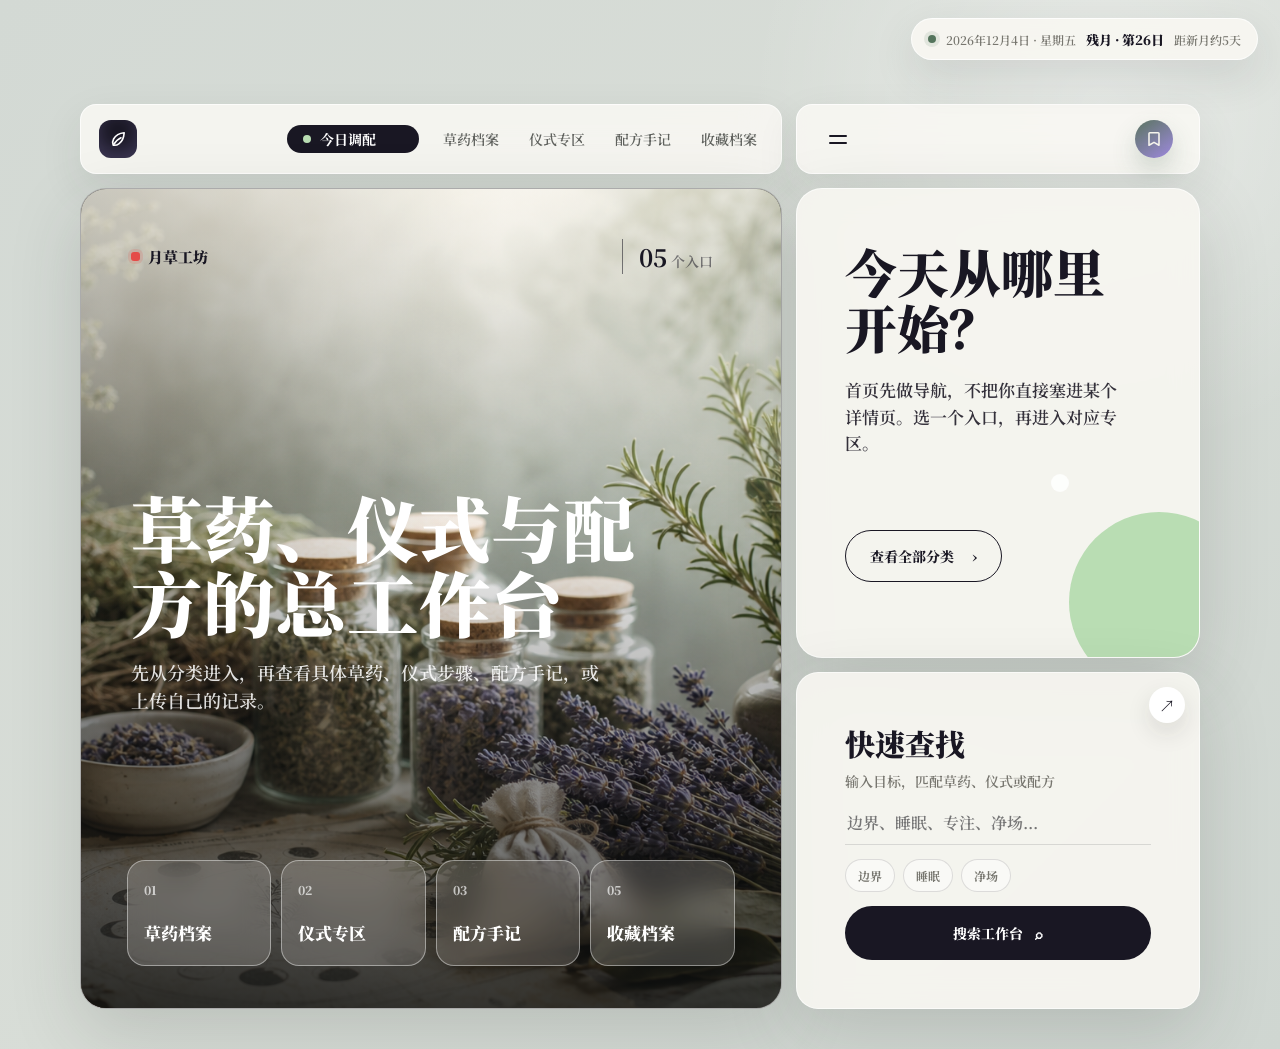
<file: index.html>
<!doctype html>
<html lang="zh-CN">
  <head>
    <meta charset="UTF-8" />
    <meta name="viewport" content="width=device-width, initial-scale=1.0" />
    <title>月草工坊 | 仪式草药配方</title>
    <link rel="preconnect" href="https://fonts.googleapis.com" />
    <link rel="preconnect" href="https://fonts.gstatic.com" crossorigin />
    <link
      href="https://fonts.googleapis.com/css2?family=Noto+Serif+SC:wght@400;600;700;900&display=swap"
      rel="stylesheet"
    />
    <link rel="stylesheet" href="./styles.css" />
  </head>
  <body>
    <aside class="moon-lock" aria-label="今日月相信息">
      <span id="moonDateText"></span>
      <strong id="moonPhaseText"></strong>
      <em id="moonNextText"></em>
    </aside>

    <main class="app-shell">
      <header class="topbar" aria-label="主导航">
        <nav class="nav-card nav-left">
          <button class="brand" id="homeButton" type="button" aria-label="月草工坊首页">
            <span class="brand-mark" aria-hidden="true">
              <svg viewBox="0 0 24 24" role="img">
                <path d="M19.4 4.6c-5.9.5-10.2 3-12.7 7.4-1.4 2.5-1.6 5.1-.5 7.4 2.4.4 5-.2 7.2-1.9 3.9-3 5.6-7.2 6-12.9Z" />
                <path d="M6.8 18.6c2.5-4 5.4-6.7 8.8-8.1" />
              </svg>
            </span>
          </button>
          <button class="nav-pill active" id="todayButton" type="button" data-nav-view="home">
            <span></span>
            今日调配
          </button>
          <button class="nav-link" type="button" data-view="library" data-nav-view="library">草药档案</button>
          <button class="nav-link" type="button" data-view="rituals" data-nav-view="rituals">仪式专区</button>
          <button class="nav-link" type="button" data-view="recipes" data-nav-view="recipes">配方手记</button>
          <button class="nav-link" type="button" data-view="favorites" data-nav-view="favorites">收藏档案</button>
        </nav>

        <nav class="nav-card nav-right" aria-label="工具">
          <button class="icon-button" id="menuButton" type="button" aria-label="打开目录" aria-expanded="false">
            <span></span><span></span>
          </button>
          <button class="orb-button" id="bookmarkButton" type="button" aria-label="收藏配方" aria-pressed="false">
            <svg viewBox="0 0 24 24" aria-hidden="true">
              <path d="M7 4.5h10c.6 0 1 .4 1 1v14l-6-3.5-6 3.5v-14c0-.6.4-1 1-1Z" />
            </svg>
          </button>
        </nav>
      </header>

      <div class="command-panel search-dock" id="commandPanel" hidden>
        <div class="search-scope" role="group" aria-label="搜索范围">
          <button class="active" type="button" data-search-scope="all">全部内容</button>
          <button type="button" data-search-scope="favorites">收藏</button>
        </div>
        <label class="global-search" for="globalSearchInput">
          <span>搜索</span>
          <input id="globalSearchInput" type="text" placeholder="输入草药、仪式、配方或收藏..." />
        </label>
        <button class="search-submit" id="globalSearchButton" type="button">搜索</button>
        <div class="search-results" id="searchResults" aria-live="polite"></div>
      </div>

      <section class="hero-grid page-view" id="homePage" data-page="home" aria-label="月草工坊总览首页">
        <article class="feature-card home-feature">
          <img
            src="./assets/hero-herbs.png"
            alt="草药、玻璃瓶、月相纸张和仪式器皿组成的现代草药工作台"
          />
          <div class="feature-overlay"></div>

          <div class="feature-top">
            <p><span class="red-spark"></span>月草工坊</p>
            <div class="counter home-counter"><strong>05</strong> 个入口</div>
          </div>

          <div class="home-feature-copy">
            <h1>草药、仪式与配方的总工作台</h1>
            <p>先从分类进入，再查看具体草药、仪式步骤、配方手记，或上传自己的记录。</p>
          </div>

          <div class="home-category-grid">
            <button type="button" data-view="library">
              <span>01</span>
              草药档案
            </button>
            <button type="button" data-view="rituals">
              <span>02</span>
              仪式专区
            </button>
            <button type="button" data-view="recipes">
              <span>03</span>
              配方手记
            </button>
            <button type="button" data-view="upload">
              <span>04</span>
              自定义上传
            </button>
            <button type="button" data-view="favorites">
              <span>05</span>
              收藏档案
            </button>
          </div>
        </article>

        <aside class="side-stack">
          <section class="headline-card">
            <h2>今天从哪里开始？</h2>
            <p>首页先做导航，不把你直接塞进某个详情页。选一个入口，再进入对应专区。</p>
            <button class="outline-cta" type="button" id="exploreButton">
              查看全部分类 <span>›</span>
            </button>
            <div class="moon-shape" aria-hidden="true"></div>
          </section>

          <section class="search-card">
            <button class="expand-button" id="expandSearchButton" type="button" aria-label="展开筛选">↗</button>
            <h2>快速查找</h2>
            <label for="intentInput">输入目标，匹配草药、仪式或配方</label>
            <input id="intentInput" type="text" placeholder="边界、睡眠、专注、净场..." />
            <div class="intent-options" aria-label="常用目标">
              <button type="button" data-intent="边界">边界</button>
              <button type="button" data-intent="睡眠">睡眠</button>
              <button type="button" data-intent="净场">净场</button>
            </div>
            <button class="primary-cta" type="button" id="searchButton">
              搜索工作台 <span>⌕</span>
            </button>
          </section>
        </aside>
      </section>

      <section class="overview-strip page-view" id="overview" data-page="overview" aria-label="分类总览" hidden>
        <article data-view="library">
          <span>Herbs</span>
          <h2>草药档案</h2>
          <p>按气味、用途、禁忌和搭配关系浏览材料。</p>
        </article>
        <article data-view="rituals">
          <span>Rituals</span>
          <h2>仪式专区</h2>
          <p>按时间、场景和目标查看可执行步骤。</p>
        </article>
        <article data-view="recipes">
          <span>Recipes</span>
          <h2>配方手记</h2>
          <p>把材料组合成可收藏、可切换的配方卡。</p>
        </article>
        <article data-view="upload">
          <span>Studio</span>
          <h2>自定义上传</h2>
          <p>上传图片，创建你自己的草药或仪式记录。</p>
        </article>
        <article data-view="favorites">
          <span>Saved</span>
          <h2>收藏档案</h2>
          <p>每位访客都可以保存自己的配方收藏，不需要登录。</p>
        </article>
      </section>

      <section class="library-strip page-view" id="library" data-page="library" aria-label="草药档案" hidden>
        <button class="back-home" type="button" data-view="home">返回总入口</button>
        <div class="ritual-head">
          <div class="section-heading">
            <h2>草药档案</h2>
            <p>每一味草药都按气味、适用场景和搭配方式整理，像查笔记一样轻松。</p>
          </div>
          <button type="button" class="outline-cta compact-cta" id="newHerbButton">添加草药 <span>+</span></button>
        </div>
        <div class="herb-list">
          <article>
            <span class="herb-dot sage"></span>
            <h3>迷迭香</h3>
            <p>清场、提神、边界感</p>
          </article>
          <article>
            <span class="herb-dot violet"></span>
            <h3>薰衣草</h3>
            <p>放松、睡眠、柔化情绪</p>
          </article>
          <article>
            <span class="herb-dot gold"></span>
            <h3>月桂叶</h3>
            <p>愿望书写、祝福、收尾</p>
          </article>
          <article>
            <span class="herb-dot blue"></span>
            <h3>艾草</h3>
            <p>净场、直觉、换季整理</p>
          </article>
        </div>
      </section>

      <section class="ritual-zone page-view" id="rituals" data-page="rituals" aria-label="仪式专区" hidden>
        <button class="back-home" type="button" data-view="home">返回总入口</button>
        <div class="ritual-head">
          <div>
            <h2>仪式专区</h2>
            <p>把草药配方放进具体场景里：什么时候做、准备什么、按什么顺序完成。</p>
          </div>
          <button type="button" class="outline-cta compact-cta" id="newRitualButton">添加仪式 <span>+</span></button>
        </div>

        <div class="ritual-layout">
          <div class="ritual-list" id="ritualList"></div>
        </div>
      </section>

      <section class="recipe-panel page-view" id="recipes" data-page="recipes" aria-live="polite" hidden>
        <button class="back-home" type="button" data-view="home">返回总入口</button>
        <div class="legacy-recipe-detail" hidden>
          <div class="recipe-controls inline-controls" aria-label="切换精选配方">
            <button type="button" class="round-control" data-step="-1" aria-label="上一个配方">‹</button>
            <span><strong id="recipeIndex">01</strong> /03</span>
            <button type="button" class="arrow-control" data-step="1" aria-label="下一个配方">→</button>
          </div>
          <button class="delete-button recipe-delete" id="deleteRecipeButton" type="button">删除当前配方</button>
          <h2 id="detailTitle">月窗净场香囊</h2>
          <p id="detailText">
            把艾草、迷迭香、薰衣草和一片月桂叶装入棉布袋，放在窗边过一夜。它适合在打扫、换季或重新布置房间之后使用。
          </p>
          <div class="recipe-detail-meta">
            <span>调和度 <strong id="recipeRating">4.86</strong> / 5.00</span>
            <span id="recipeUse">空间清理后，用来把气味和心绪慢慢收拢。</span>
          </div>
          <div class="energy-meter detail-meter"><span id="energyMeter"></span></div>
          <div class="tag-row detail-tags" id="tagRow">
            <span>艾草</span><span>迷迭香</span><span>薰衣草</span><span>月桂叶</span>
          </div>
        </div>
        <ol id="stepsList" class="legacy-recipe-detail" hidden>
          <li>先写一句这次想清理掉的状态。</li>
          <li>按从浓到淡的气味顺序加入草药。</li>
          <li>放在门口、书桌或床头，保留 3 晚即可。</li>
        </ol>
        <div class="ritual-head">
          <div>
            <h2>配方手记</h2>
            <p>每一份配方先收成简洁卡片，点进去再看完整材料、步骤和说明。</p>
          </div>
        </div>
        <div class="recipe-list" id="recipeList"></div>
      </section>

      <section class="favorites-panel page-view" id="favorites" data-page="favorites" aria-label="收藏档案" hidden>
        <button class="back-home" type="button" data-view="home">返回总入口</button>
        <div class="ritual-head">
          <div>
            <h2>收藏档案</h2>
            <p>这里保存的是当前浏览器里的个人收藏。别人打开网站，会看到他们自己的收藏。</p>
          </div>
          <button type="button" class="outline-cta compact-cta" id="clearFavoritesButton">清空收藏</button>
        </div>
        <div class="favorite-list" id="favoriteList"></div>
      </section>

      <section class="detail-page page-view" id="detailPage" data-page="detail" hidden>
        <button class="back-home" type="button" id="detailBackButton">返回上一级</button>
        <article class="detail-card">
          <img class="detail-image" id="detailImage" alt="" />
          <div class="detail-body">
            <span class="detail-kicker" id="detailKicker"></span>
            <h2 id="detailPageTitle"></h2>
            <p id="detailPageSummary"></p>
            <div class="detail-attributes" id="detailAttributes"></div>
            <div class="tag-row detail-tags" id="detailTagRow"></div>
            <ol id="detailSteps"></ol>
          </div>
        </article>
      </section>

      <p class="status-toast" id="statusToast" role="status" aria-live="polite" hidden></p>

      <section class="upload-panel page-view" id="upload" data-page="upload" hidden>
        <button class="back-home" type="button" data-view="home">返回总入口</button>
        <div class="upload-copy">
          <h2>自定义工作台</h2>
          <p>在这里添加自己的草药档案、草药配方或仪式流程，新增内容会进入对应专区。</p>
        </div>

        <div class="custom-tabs" role="tablist" aria-label="自定义类型">
          <button class="active" type="button" data-custom-tab="herbProfile" role="tab" aria-selected="true">草药档案</button>
          <button type="button" data-custom-tab="herb" role="tab" aria-selected="false">草药配方</button>
          <button type="button" data-custom-tab="ritual" role="tab" aria-selected="false">仪式流程</button>
        </div>

        <aside class="source-panel" aria-label="资料来源">
          <div>
            <h3>资料来源</h3>
            <p>记录参考书、网站、课程或自己的观察，之后会跟随新增内容一起显示。</p>
          </div>
          <label>
            来源名称
            <input id="sourceTitle" type="text" placeholder="例如：草药魔法手记" />
          </label>
          <div class="field-grid">
            <label>
              类型
              <input id="sourceType" type="text" placeholder="书籍 / 网站 / 个人笔记" />
            </label>
            <label>
              链接或页码
              <input id="sourceLink" type="text" placeholder="URL / p.42 / 课堂记录" />
            </label>
          </div>
          <button class="source-add" id="addSourceButton" type="button">添加来源</button>
          <div class="source-list" id="sourceList"></div>
        </aside>

        <form class="ritual-form custom-tab-panel" id="customHerbForm" data-custom-panel="herbProfile">
          <h3>自定义草药</h3>
          <label>
            草药名称
            <input id="herbTitle" type="text" placeholder="例如：月光薄荷" />
          </label>
          <label>
            关键词
            <input id="herbUsage" type="text" placeholder="清醒、降温、专注" />
          </label>
          <label>
            观察说明
            <textarea id="herbNote" rows="4" placeholder="写下气味、适合场景、禁忌或自己的使用观察。"></textarea>
          </label>
          <button class="primary-cta" type="submit">加入草药档案 <span>+</span></button>
        </form>

        <form class="upload-form custom-tab-panel" id="customRecipeForm" data-custom-panel="herb" hidden>
          <label class="upload-drop" for="recipeImage">
            <input id="recipeImage" name="recipeImage" type="file" accept="image/*" />
            <span class="upload-icon" aria-hidden="true">
              <svg viewBox="0 0 24 24">
                <path d="M12 5v10" />
                <path d="m8 9 4-4 4 4" />
                <path d="M5 15v3.5c0 .8.7 1.5 1.5 1.5h11c.8 0 1.5-.7 1.5-1.5V15" />
              </svg>
            </span>
            <strong>上传配方照片</strong>
            <small id="uploadFileName">支持草药、香囊、瓶罐或仪式桌面照片</small>
          </label>

          <div class="field-grid">
            <label>
              配方名称
              <input id="customTitle" type="text" placeholder="例如：清晨专注香囊" />
            </label>
            <label>
              目标状态
              <input id="customIntent" type="text" placeholder="例如：专注、睡眠、边界" />
            </label>
          </div>

          <label>
            草药材料
            <input id="customIngredients" type="text" placeholder="迷迭香、薄荷、月桂叶" />
          </label>

          <label>
            使用说明
            <textarea id="customNote" rows="4" placeholder="写下怎么使用、适合什么时候用、需要避开什么。"></textarea>
          </label>

          <button class="primary-cta upload-submit" type="submit">生成我的配方卡 <span>+</span></button>
        </form>

        <form class="ritual-form custom-tab-panel" id="customRitualForm" data-custom-panel="ritual" hidden>
          <h3>自定义仪式</h3>
          <label>
            仪式名称
            <input id="ritualTitle" type="text" placeholder="例如：周日晚间整理" />
          </label>
          <div class="field-grid">
            <label>
              适合时间
              <input id="ritualTiming" type="text" placeholder="新月夜 / 睡前 / 周日" />
            </label>
            <label>
              仪式目标
              <input id="ritualIntention" type="text" placeholder="安定、收尾、专注" />
            </label>
          </div>
          <label>
            准备物品
            <input id="ritualTools" type="text" placeholder="盐碗、薰衣草、笔记本" />
          </label>
          <label>
            步骤
            <textarea id="ritualSteps" rows="4" placeholder="每行写一步，例如：清理桌面"></textarea>
          </label>
          <button class="primary-cta" type="submit">加入仪式专区 <span>+</span></button>
        </form>

        <article class="custom-preview" id="customPreview" hidden>
          <img id="customPreviewImage" alt="自定义配方照片预览" />
          <div>
            <span>我的上传</span>
            <h3 id="customPreviewTitle"></h3>
            <p id="customPreviewText"></p>
            <small id="customPreviewSource"></small>
            <button type="button" id="useCustomRecipe">设为首页展示</button>
          </div>
        </article>
      </section>
    </main>

    <script src="https://identity.netlify.com/v1/netlify-identity-widget.js"></script>
    <script src="./script.js"></script>
  </body>
</html>
</file>
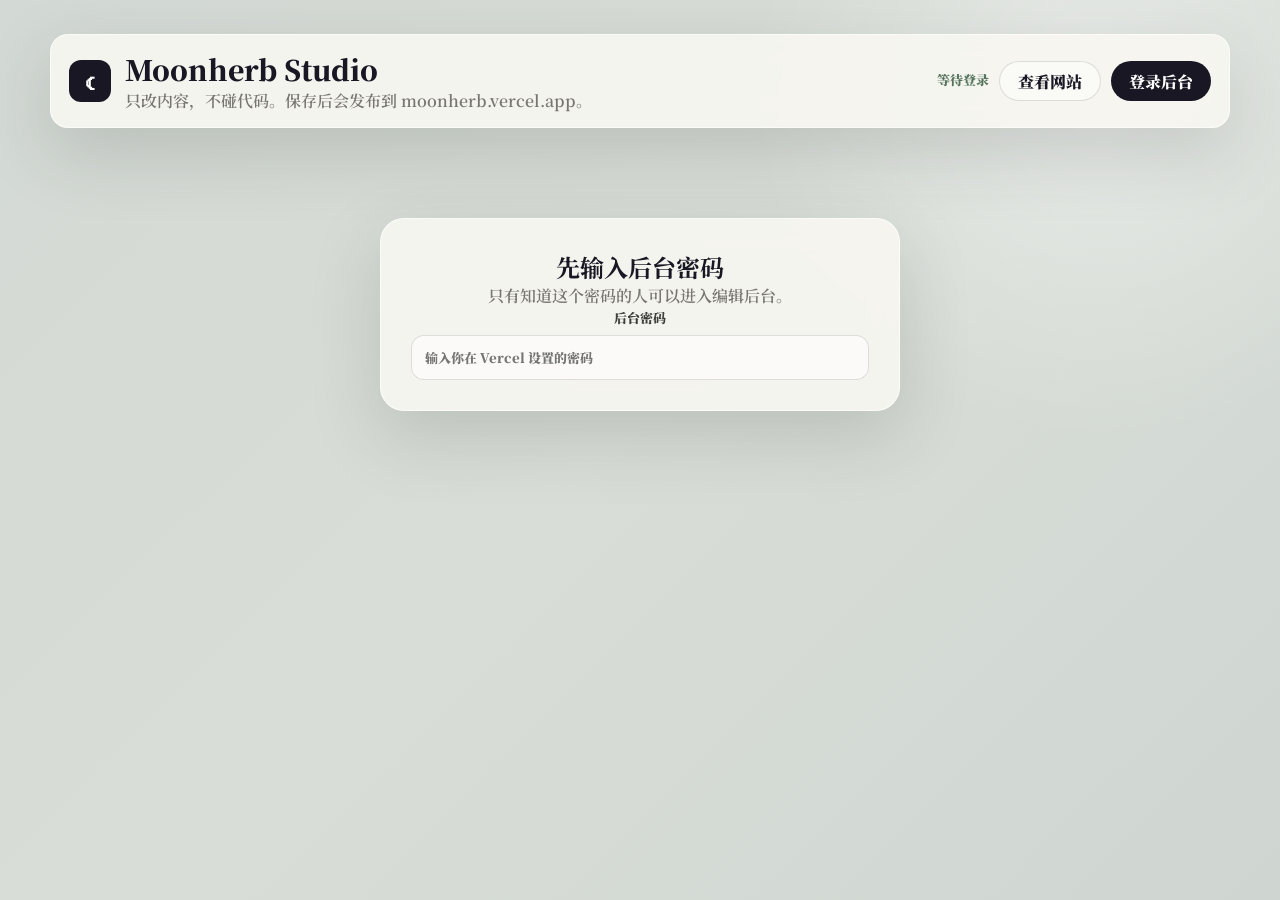
<file: admin/index.html>
<!doctype html>
<html lang="zh-CN">
  <head>
    <meta charset="UTF-8" />
    <meta name="viewport" content="width=device-width, initial-scale=1.0" />
    <title>Moonherb Studio</title>
    <link rel="preconnect" href="https://fonts.googleapis.com" />
    <link rel="preconnect" href="https://fonts.gstatic.com" crossorigin />
    <link
      href="https://fonts.googleapis.com/css2?family=Noto+Serif+SC:wght@400;600;700;900&display=swap"
      rel="stylesheet"
    />
    <style>
      :root {
        --bg: #d8ddd7;
        --panel: #f7f5ef;
        --ink: #191723;
        --muted: #77766f;
        --line: rgba(25, 23, 35, 0.13);
        --sage: #b9ddb3;
        --sage-dark: #54745c;
        --lavender: #a996e8;
        --gold: #c9a75f;
        --shadow: 0 24px 70px rgba(48, 54, 50, 0.17);
        --font: "Noto Serif SC", "STKaiti", "KaiTi", "FangSong", serif;
      }

      * {
        box-sizing: border-box;
      }

      body {
        margin: 0;
        min-height: 100vh;
        background:
          radial-gradient(circle at 86% 10%, rgba(255, 255, 255, 0.42), transparent 22rem),
          linear-gradient(135deg, #d3d9d4 0%, var(--bg) 48%, #cfd6d1 100%);
        color: var(--ink);
        font-family: var(--font);
        font-weight: 600;
      }

      button,
      input,
      textarea,
      select {
        font: inherit;
      }

      button {
        cursor: pointer;
      }

      .shell {
        width: min(1180px, calc(100% - 36px));
        margin: 0 auto;
        padding: 34px 0;
      }

      .topbar,
      .panel,
      .editor,
      .list-card {
        border: 1px solid rgba(255, 255, 255, 0.66);
        background: rgba(248, 247, 241, 0.9);
        box-shadow: var(--shadow);
        backdrop-filter: blur(14px);
      }

      .topbar {
        display: flex;
        align-items: center;
        justify-content: space-between;
        gap: 18px;
        min-height: 72px;
        border-radius: 18px;
        padding: 14px 18px;
      }

      .brand {
        display: flex;
        align-items: center;
        gap: 14px;
      }

      .mark {
        display: grid;
        width: 42px;
        height: 42px;
        place-items: center;
        border-radius: 12px;
        background: var(--ink);
        color: white;
        font-size: 20px;
      }

      h1,
      h2,
      h3,
      p {
        margin: 0;
      }

      h1 {
        font-size: 28px;
        font-weight: 900;
      }

      .brand p,
      .muted {
        color: var(--muted);
        line-height: 1.5;
      }

      .actions {
        display: flex;
        align-items: center;
        gap: 10px;
      }

      .button {
        min-height: 40px;
        border: 0;
        border-radius: 999px;
        background: var(--ink);
        color: white;
        padding: 0 18px;
        font-weight: 900;
      }

      .ghost {
        border: 1px solid var(--line);
        background: rgba(255, 255, 255, 0.48);
        color: var(--ink);
      }

      .workspace {
        display: grid;
        grid-template-columns: 250px 1fr;
        gap: 18px;
        margin-top: 18px;
      }

      .panel,
      .editor {
        border-radius: 24px;
        padding: 22px;
      }

      .tabs {
        display: grid;
        gap: 10px;
      }

      .tab {
        display: flex;
        align-items: center;
        justify-content: space-between;
        min-height: 54px;
        border: 1px solid var(--line);
        border-radius: 14px;
        background: rgba(255, 255, 255, 0.42);
        color: var(--ink);
        padding: 0 14px;
        text-align: left;
        font-weight: 900;
      }

      .tab.active {
        background: var(--ink);
        color: white;
      }

      .editor-head {
        display: flex;
        align-items: flex-start;
        justify-content: space-between;
        gap: 18px;
        margin-bottom: 18px;
      }

      .grid {
        display: grid;
        grid-template-columns: 1fr 1fr;
        gap: 14px;
      }

      label {
        display: grid;
        gap: 8px;
        color: #3e403c;
        font-size: 13px;
        font-weight: 900;
      }

      input,
      textarea,
      select {
        width: 100%;
        border: 1px solid var(--line);
        border-radius: 13px;
        background: rgba(255, 255, 255, 0.58);
        color: var(--ink);
        outline: 0;
        padding: 12px 13px;
      }

      textarea {
        min-height: 98px;
        resize: vertical;
      }

      .form {
        display: grid;
        gap: 14px;
        margin-bottom: 18px;
      }

      .list {
        display: grid;
        gap: 10px;
      }

      .list-card {
        display: grid;
        grid-template-columns: 1fr auto;
        gap: 10px;
        align-items: center;
        border-radius: 16px;
        padding: 14px;
        box-shadow: none;
      }

      .list-card strong {
        display: block;
        margin-bottom: 4px;
        font-size: 17px;
      }

      .list-card small {
        color: var(--muted);
      }

      .delete {
        min-height: 34px;
        border: 1px solid rgba(180, 64, 64, 0.18);
        border-radius: 999px;
        background: rgba(255, 255, 255, 0.5);
        color: #934747;
        padding: 0 12px;
        font-size: 12px;
        font-weight: 900;
      }

      .row-actions {
        display: flex;
        gap: 8px;
      }

      .edit {
        min-height: 34px;
        border: 1px solid rgba(84, 116, 92, 0.22);
        border-radius: 999px;
        background: rgba(255, 255, 255, 0.5);
        color: var(--sage-dark);
        padding: 0 12px;
        font-size: 12px;
        font-weight: 900;
      }

      .form-actions {
        display: flex;
        gap: 10px;
        flex-wrap: wrap;
      }

      .image-field {
        border: 1px dashed rgba(84, 116, 92, 0.35);
        border-radius: 16px;
        padding: 14px;
        background: rgba(255, 255, 255, 0.34);
      }

      .image-preview {
        width: 120px;
        height: 120px;
        border-radius: 16px;
        background: rgba(25, 23, 35, 0.06);
        object-fit: cover;
        aspect-ratio: 1 / 1;
      }

      .status {
        min-height: 22px;
        color: var(--sage-dark);
        font-size: 13px;
        font-weight: 900;
      }

      .login-card {
        max-width: 520px;
        margin: 90px auto 0;
        border-radius: 24px;
        padding: 30px;
        text-align: center;
      }

      .hidden {
        display: none !important;
      }

      @media (max-width: 860px) {
        .workspace {
          grid-template-columns: 1fr;
        }

        .grid,
        .topbar,
        .editor-head {
          grid-template-columns: 1fr;
          display: grid;
        }
      }
    </style>
  </head>
  <body>
    <main class="shell">
      <section class="topbar">
        <div class="brand">
          <span class="mark">☾</span>
          <div>
            <h1>Moonherb Studio</h1>
            <p>只改内容，不碰代码。保存后会发布到 moonherb.vercel.app。</p>
          </div>
        </div>
        <div class="actions">
          <span class="status" id="statusText">等待登录</span>
          <button class="button ghost" id="viewSiteButton" type="button">查看网站</button>
          <button class="button" id="loginButton" type="button">登录后台</button>
        </div>
      </section>

      <section class="panel login-card" id="loginCard">
        <h2>先输入后台密码</h2>
        <p class="muted">只有知道这个密码的人可以进入编辑后台。</p>
        <label>
          后台密码
          <input id="adminPasswordInput" type="password" placeholder="输入你在 Vercel 设置的密码" />
        </label>
      </section>

      <section class="workspace hidden" id="workspace">
        <aside class="panel">
          <div class="tabs">
            <button class="tab active" type="button" data-section="herbs">草药档案 <span id="herbCount">0</span></button>
            <button class="tab" type="button" data-section="rituals">仪式专区 <span id="ritualCount">0</span></button>
            <button class="tab" type="button" data-section="recipes">配方手记 <span id="recipeCount">0</span></button>
          </div>
        </aside>

        <section class="editor">
          <div class="editor-head">
            <div>
              <h2 id="sectionTitle">草药档案</h2>
              <p class="muted" id="sectionHint">新增或删除草药，保存后公开页会同步。</p>
            </div>
            <button class="button" id="saveButton" type="button">保存并发布</button>
          </div>

          <form class="form" id="entryForm">
            <div id="formFields"></div>
            <div class="form-actions">
              <button class="button ghost" type="submit" id="addButton">新增</button>
              <button class="button ghost hidden" type="button" id="cancelEditButton">取消编辑</button>
            </div>
          </form>

          <div class="list" id="entryList"></div>
        </section>
      </section>
    </main>

    <script>
      const contentPath = "/api/content";
      const defaults = { herbs: [], rituals: [], recipes: [], sources: [] };
      const labels = {
        herbs: { title: "草药档案", hint: "新增、编辑或删除草药，保存后公开页会同步。", add: "新增草药" },
        rituals: { title: "仪式专区", hint: "新增、编辑仪式名称、时间、物品和步骤。", add: "新增仪式" },
        recipes: { title: "配方手记", hint: "新增或编辑配方卡，公开页会进入配方手记。", add: "新增配方" },
      };

      let adminPassword = sessionStorage.getItem("moonherbAdminPassword") || "";
      let currentSection = "herbs";
      let content = structuredClone(defaults);
      let editingIndex = -1;
      let currentImageData = "";

      const loginButton = document.querySelector("#loginButton");
      const adminPasswordInput = document.querySelector("#adminPasswordInput");
      const viewSiteButton = document.querySelector("#viewSiteButton");
      const saveButton = document.querySelector("#saveButton");
      const loginCard = document.querySelector("#loginCard");
      const workspace = document.querySelector("#workspace");
      const statusText = document.querySelector("#statusText");
      const tabs = document.querySelectorAll("[data-section]");
      const sectionTitle = document.querySelector("#sectionTitle");
      const sectionHint = document.querySelector("#sectionHint");
      const addButton = document.querySelector("#addButton");
      const cancelEditButton = document.querySelector("#cancelEditButton");
      const entryForm = document.querySelector("#entryForm");
      const formFields = document.querySelector("#formFields");
      const entryList = document.querySelector("#entryList");

      function setStatus(message) {
        statusText.textContent = message;
      }

      async function requestContentApi(options = {}) {
        if (!adminPassword) throw new Error("请先输入后台密码。");
        return fetch(contentPath, {
          ...options,
          headers: {
            "Content-Type": "application/json",
            "x-admin-password": adminPassword,
            ...(options.headers || {}),
          },
        });
      }

      function normalizeContent(raw) {
        return {
          herbs: Array.isArray(raw.herbs) ? raw.herbs : [],
          rituals: Array.isArray(raw.rituals) ? raw.rituals : [],
          recipes: Array.isArray(raw.recipes) ? raw.recipes : [],
          sources: Array.isArray(raw.sources) ? raw.sources : [],
        };
      }

      async function loadContent() {
        setStatus("正在读取内容...");
        const response = await requestContentApi();
        if (!response.ok) {
          const result = await response.json().catch(() => ({}));
          throw new Error(result.error || "读取失败，请确认后台密码和 Vercel 环境变量。");
        }
        const result = await response.json();
        content = normalizeContent(result.content || {});
        render();
        setStatus("内容已载入");
      }

      async function saveContent() {
        setStatus("正在保存...");
        const response = await requestContentApi({
          method: "PUT",
          body: JSON.stringify({ content }),
        });
        if (!response.ok) {
          const result = await response.json().catch(() => ({}));
          throw new Error(result.error || "保存失败，请稍后再试。");
        }
        setStatus("已保存，Vercel 正在自动发布");
      }

      function splitList(value) {
        return value
          .split(/[,\n、/，]/)
          .map((item) => item.trim())
          .filter(Boolean);
      }

      function readSquareImage(file) {
        if (!file) return Promise.resolve("");
        return new Promise((resolve, reject) => {
          const reader = new FileReader();
          reader.onerror = reject;
          reader.onload = () => {
            const image = new Image();
            image.onerror = reject;
            image.onload = () => {
              const size = Math.min(image.width, image.height);
              const canvas = document.createElement("canvas");
              const outputSize = 900;
              canvas.width = outputSize;
              canvas.height = outputSize;
              const context = canvas.getContext("2d");
              context.drawImage(
                image,
                (image.width - size) / 2,
                (image.height - size) / 2,
                size,
                size,
                0,
                0,
                outputSize,
                outputSize,
              );
              resolve(canvas.toDataURL("image/jpeg", 0.82));
            };
            image.src = reader.result;
          };
          reader.readAsDataURL(file);
        });
      }

      function renderImageField() {
        return `
          <label class="image-field">
            图片（可选，自动裁成 1:1 方图）
            <input name="imageFile" type="file" accept="image/*" />
            <input name="imageUrl" type="hidden" value="${currentImageData || ""}" />
            ${currentImageData ? `<img class="image-preview" src="${currentImageData}" alt="当前图片预览" />` : ""}
          </label>
        `;
      }

      function renderForm() {
        if (currentSection === "herbs") {
          formFields.innerHTML = `
            <div class="grid">
              <label>名称<input name="title" placeholder="例如：月光薄荷" required /></label>
              <label>阴阳属性<input name="yinYang" placeholder="例如：阳性 / 阴性 / 中性" /></label>
            </div>
            <div class="grid">
              <label>行星属性<input name="planet" placeholder="例如：太阳、月亮、水星" /></label>
              <label>元素属性<input name="element" placeholder="例如：火、水、风、土" /></label>
            </div>
            <label>神祗属性<input name="deity" placeholder="例如：阿波罗、赫卡忒、阿佛洛狄忒" /></label>
            <label>关键词<input name="keywords" placeholder="清场、保护、专注、疗愈" required /></label>
            <label>仪式用途<textarea name="ritualUse" placeholder="适合放进哪些仪式、什么时候使用"></textarea></label>
            <label>魔法用途<textarea name="magicUse" placeholder="写下对应的魔法用途、象征含义或搭配方向"></textarea></label>
            ${renderImageField()}
          `;
        }

        if (currentSection === "rituals") {
          formFields.innerHTML = `
            <div class="grid">
              <label>名称<input name="title" placeholder="例如：清晨净场" required /></label>
              <label>适合时间<input name="timing" placeholder="新月夜 / 睡前 / 周日" required /></label>
            </div>
            <label>目标<textarea name="intention" placeholder="这个仪式想帮你完成什么"></textarea></label>
            <label>准备物品<input name="tools" placeholder="盐碗、薰衣草、笔记本" /></label>
            <label>步骤<textarea name="steps" placeholder="每行写一步"></textarea></label>
            ${renderImageField()}
          `;
        }

        if (currentSection === "recipes") {
          formFields.innerHTML = `
            <div class="grid">
              <label>名称<input name="title" placeholder="例如：清晨专注香囊" required /></label>
              <label>用途<input name="use" placeholder="适合什么时候使用" required /></label>
            </div>
            <div class="grid">
              <label>评分<input name="rating" value="5.00" /></label>
              <label>调和度<input name="meter" value="90%" /></label>
            </div>
            <label>标签<input name="tags" placeholder="迷迭香、薄荷、月桂叶" /></label>
            <label>说明<textarea name="detail" placeholder="写下配方说明"></textarea></label>
            <label>步骤<textarea name="steps" placeholder="每行写一步"></textarea></label>
            ${renderImageField()}
          `;
        }
      }

      function setField(name, value) {
        const field = entryForm.elements[name];
        if (field) field.value = Array.isArray(value) ? value.join("、") : value || "";
      }

      function fillForm(entry) {
        if (!entry) return;
        currentImageData = entry.imageUrl || "";
        renderForm();
        setField("title", entry.title);
        setField("imageUrl", entry.imageUrl);

        if (currentSection === "herbs") {
          setField("yinYang", entry.yinYang);
          setField("planet", entry.planet);
          setField("element", entry.element);
          setField("deity", entry.deity);
          setField("keywords", entry.keywords || entry.text);
          setField("ritualUse", entry.ritualUse);
          setField("magicUse", entry.magicUse || entry.detail);
        }

        if (currentSection === "rituals") {
          setField("timing", entry.timing);
          setField("intention", entry.intention);
          setField("tools", entry.tools);
          setField("steps", entry.steps);
        }

        if (currentSection === "recipes") {
          setField("rating", entry.rating || "5.00");
          setField("use", entry.use);
          setField("meter", entry.meter || "90%");
          setField("tags", entry.tags);
          setField("detail", entry.detail);
          setField("steps", entry.steps);
        }
      }

      function resetEditingState() {
        editingIndex = -1;
        currentImageData = "";
        entryForm.reset();
        cancelEditButton.classList.add("hidden");
        addButton.textContent = labels[currentSection].add;
        renderForm();
      }

      function getEntrySummary(entry) {
        if (currentSection === "herbs") return entry.keywords || entry.text || entry.magicUse || entry.detail || "未填写关键词";
        if (currentSection === "rituals") return `${entry.timing || "自选时间"} · ${entry.intention || "未填写目标"}`;
        return `${entry.rating || "5.00"} · ${entry.use || "未填写用途"}`;
      }

      function renderList() {
        const items = content[currentSection] || [];
        entryList.innerHTML = items
          .map(
            (entry, index) => `
              <article class="list-card">
                <div>
                  <strong>${entry.title || "未命名"}</strong>
                  <small>${getEntrySummary(entry)}</small>
                </div>
                <div class="row-actions">
                  <button class="edit" type="button" data-edit="${index}">编辑</button>
                  <button class="delete" type="button" data-delete="${index}">删除</button>
                </div>
              </article>
            `,
          )
          .join("");
      }

      function renderCounts() {
        document.querySelector("#herbCount").textContent = content.herbs.length;
        document.querySelector("#ritualCount").textContent = content.rituals.length;
        document.querySelector("#recipeCount").textContent = content.recipes.length;
      }

      function render() {
        sectionTitle.textContent = labels[currentSection].title;
        sectionHint.textContent = labels[currentSection].hint;
        addButton.textContent = editingIndex >= 0 ? "保存这条修改" : labels[currentSection].add;
        cancelEditButton.classList.toggle("hidden", editingIndex < 0);
        tabs.forEach((tab) => tab.classList.toggle("active", tab.dataset.section === currentSection));
        renderForm();
        renderList();
        renderCounts();
      }

      async function createEntry(formData) {
        const imageFile = formData.get("imageFile");
        const imageUrl = imageFile && imageFile.size ? await readSquareImage(imageFile) : formData.get("imageUrl") || "";

        if (currentSection === "herbs") {
          return {
            title: formData.get("title").trim(),
            yinYang: formData.get("yinYang").trim(),
            planet: formData.get("planet").trim(),
            element: formData.get("element").trim(),
            deity: formData.get("deity").trim(),
            keywords: formData.get("keywords").trim(),
            ritualUse: formData.get("ritualUse").trim(),
            magicUse: formData.get("magicUse").trim(),
            text: formData.get("keywords").trim(),
            detail: formData.get("magicUse").trim() || formData.get("ritualUse").trim(),
            color: "custom",
            imageUrl,
            sources: [],
          };
        }

        if (currentSection === "rituals") {
          return {
            title: formData.get("title").trim(),
            timing: formData.get("timing").trim(),
            intention: formData.get("intention").trim(),
            tools: splitList(formData.get("tools") || ""),
            steps: splitList(formData.get("steps") || ""),
            imageUrl,
            sources: [],
          };
        }

        return {
          title: formData.get("title").trim(),
          rating: formData.get("rating").trim() || "5.00",
          use: formData.get("use").trim(),
          meter: formData.get("meter").trim() || "90%",
          tags: splitList(formData.get("tags") || ""),
          detail: formData.get("detail").trim(),
          steps: splitList(formData.get("steps") || ""),
          imageUrl: imageUrl || "./assets/hero-herbs.png",
          sources: [],
        };
      }

      async function enterWorkspace() {
        loginButton.textContent = "退出";
        loginCard.classList.add("hidden");
        workspace.classList.remove("hidden");
        await loadContent();
      }

      loginButton.addEventListener("click", async () => {
        if (adminPassword) {
          adminPassword = "";
          sessionStorage.removeItem("moonherbAdminPassword");
          loginButton.textContent = "登录后台";
          workspace.classList.add("hidden");
          loginCard.classList.remove("hidden");
          setStatus("已退出");
          return;
        }

        adminPassword = adminPasswordInput.value.trim();
        if (!adminPassword) {
          setStatus("请输入后台密码");
          return;
        }
        sessionStorage.setItem("moonherbAdminPassword", adminPassword);
        try {
          await enterWorkspace();
        } catch (error) {
          adminPassword = "";
          sessionStorage.removeItem("moonherbAdminPassword");
          setStatus(error.message);
        }
      });

      viewSiteButton.addEventListener("click", () => {
        location.href = "/";
      });

      saveButton.addEventListener("click", async () => {
        try {
          await saveContent();
        } catch (error) {
          setStatus(error.message);
        }
      });

      tabs.forEach((tab) => {
        tab.addEventListener("click", () => {
          currentSection = tab.dataset.section;
          editingIndex = -1;
          currentImageData = "";
          render();
        });
      });

      entryForm.addEventListener("submit", async (event) => {
        event.preventDefault();
        const entry = await createEntry(new FormData(entryForm));
        if (editingIndex >= 0) {
          content[currentSection][editingIndex] = entry;
          setStatus("已更新，记得点保存并发布");
        } else {
          content[currentSection].unshift(entry);
          setStatus("已添加，记得点保存并发布");
        }
        editingIndex = -1;
        currentImageData = "";
        entryForm.reset();
        render();
      });

      entryList.addEventListener("click", (event) => {
        const editButton = event.target.closest("[data-edit]");
        if (editButton) {
          editingIndex = Number(editButton.dataset.edit);
          fillForm(content[currentSection][editingIndex]);
          addButton.textContent = "保存这条修改";
          cancelEditButton.classList.remove("hidden");
          entryForm.scrollIntoView({ behavior: "smooth", block: "start" });
          setStatus("正在编辑，改完点保存这条修改");
          return;
        }

        const button = event.target.closest("[data-delete]");
        if (!button) return;
        content[currentSection].splice(Number(button.dataset.delete), 1);
        editingIndex = -1;
        currentImageData = "";
        render();
        setStatus("已删除，记得点保存并发布");
      });

      cancelEditButton.addEventListener("click", () => {
        resetEditingState();
        renderList();
        setStatus("已取消编辑");
      });

      if (adminPassword) {
        enterWorkspace().catch((error) => {
          adminPassword = "";
          sessionStorage.removeItem("moonherbAdminPassword");
          loginButton.textContent = "登录后台";
          workspace.classList.add("hidden");
          loginCard.classList.remove("hidden");
          setStatus(error.message);
        });
      }

      render();
    </script>
  </body>
</html>
</file>
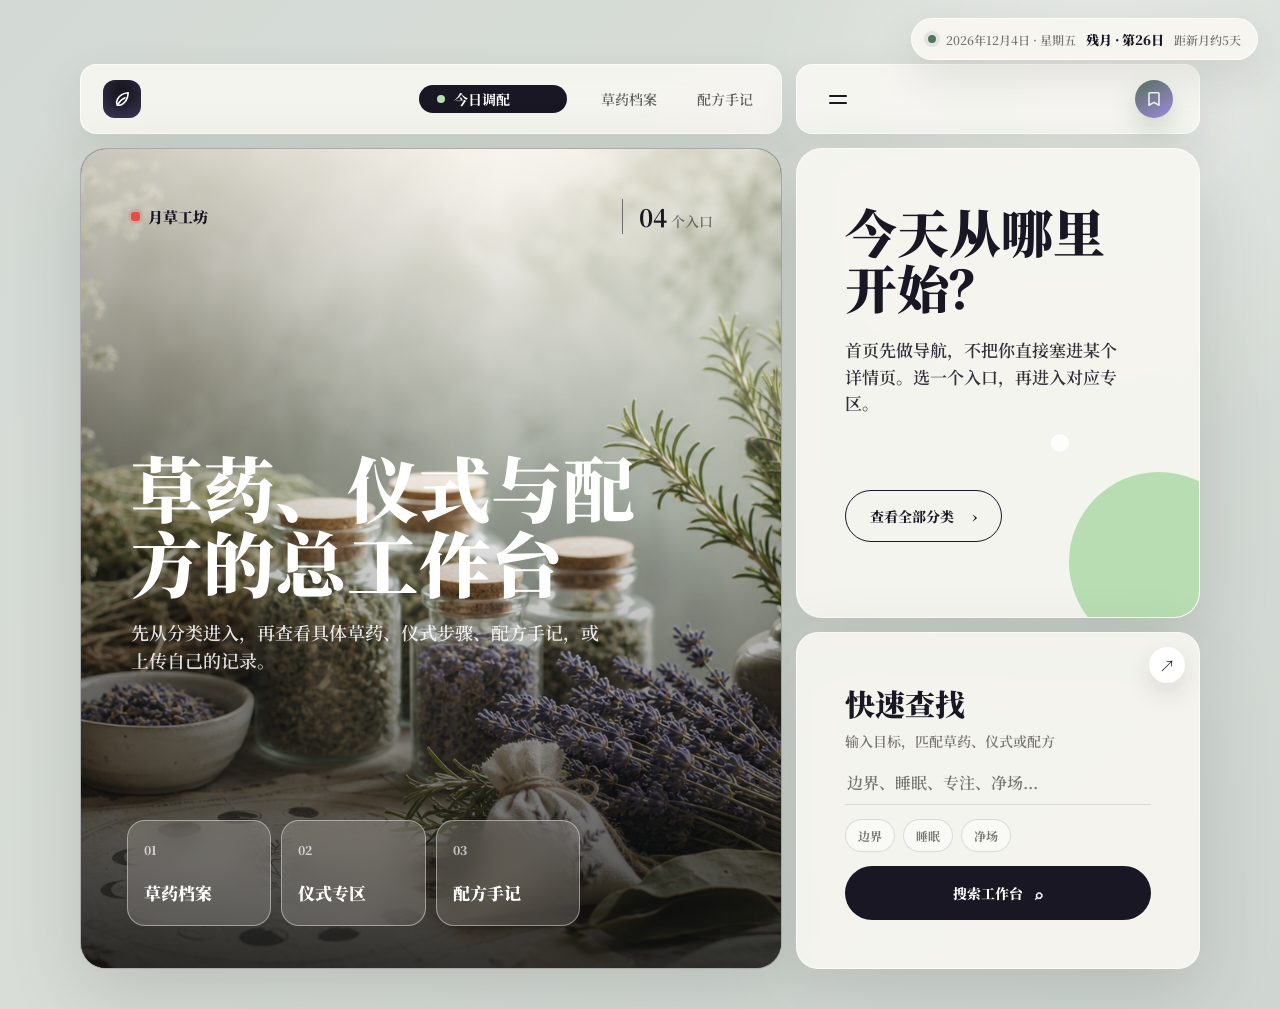
<file: github-upload/index.html>
<!doctype html>
<html lang="zh-CN">
  <head>
    <meta charset="UTF-8" />
    <meta name="viewport" content="width=device-width, initial-scale=1.0" />
    <title>月草工坊 | 仪式草药配方</title>
    <link rel="preconnect" href="https://fonts.googleapis.com" />
    <link rel="preconnect" href="https://fonts.gstatic.com" crossorigin />
    <link
      href="https://fonts.googleapis.com/css2?family=Noto+Serif+SC:wght@400;600;700;900&display=swap"
      rel="stylesheet"
    />
    <link rel="stylesheet" href="./styles.css" />
  </head>
  <body>
    <aside class="moon-lock" aria-label="今日月相信息">
      <span id="moonDateText"></span>
      <strong id="moonPhaseText"></strong>
      <em id="moonNextText"></em>
    </aside>

    <main class="app-shell">
      <header class="topbar" aria-label="主导航">
        <nav class="nav-card nav-left">
          <button class="brand" id="homeButton" type="button" aria-label="月草工坊首页">
            <span class="brand-mark" aria-hidden="true">
              <svg viewBox="0 0 24 24" role="img">
                <path d="M19.4 4.6c-5.9.5-10.2 3-12.7 7.4-1.4 2.5-1.6 5.1-.5 7.4 2.4.4 5-.2 7.2-1.9 3.9-3 5.6-7.2 6-12.9Z" />
                <path d="M6.8 18.6c2.5-4 5.4-6.7 8.8-8.1" />
              </svg>
            </span>
          </button>
          <button class="nav-pill active" id="todayButton" type="button">
            <span></span>
            今日调配
          </button>
          <button class="nav-link" type="button" data-view="library">草药档案</button>
          <button class="nav-link" type="button" data-view="recipes">配方手记</button>
        </nav>

        <nav class="nav-card nav-right" aria-label="工具">
          <button class="icon-button" id="menuButton" type="button" aria-label="打开目录" aria-expanded="false">
            <span></span><span></span>
          </button>
          <button class="orb-button" id="bookmarkButton" type="button" aria-label="收藏配方" aria-pressed="false">
            <svg viewBox="0 0 24 24" aria-hidden="true">
              <path d="M7 4.5h10c.6 0 1 .4 1 1v14l-6-3.5-6 3.5v-14c0-.6.4-1 1-1Z" />
            </svg>
          </button>
        </nav>
      </header>

      <div class="command-panel" id="commandPanel" hidden>
        <button type="button" data-view="library">草药档案</button>
        <button type="button" data-view="rituals">仪式专区</button>
        <button type="button" data-view="recipes">配方手记</button>
        <button type="button" data-view="upload">上传配方</button>
      </div>

      <section class="hero-grid page-view" id="homePage" data-page="home" aria-label="月草工坊总览首页">
        <article class="feature-card home-feature">
          <img
            src="./assets/hero-herbs.png"
            alt="草药、玻璃瓶、月相纸张和仪式器皿组成的现代草药工作台"
          />
          <div class="feature-overlay"></div>

          <div class="feature-top">
            <p><span class="red-spark"></span>月草工坊</p>
            <div class="counter home-counter"><strong>04</strong> 个入口</div>
          </div>

          <div class="home-feature-copy">
            <h1>草药、仪式与配方的总工作台</h1>
            <p>先从分类进入，再查看具体草药、仪式步骤、配方手记，或上传自己的记录。</p>
          </div>

          <div class="home-category-grid">
            <button type="button" data-view="library">
              <span>01</span>
              草药档案
            </button>
            <button type="button" data-view="rituals">
              <span>02</span>
              仪式专区
            </button>
            <button type="button" data-view="recipes">
              <span>03</span>
              配方手记
            </button>
            <button type="button" data-view="upload">
              <span>04</span>
              自定义上传
            </button>
          </div>
        </article>

        <aside class="side-stack">
          <section class="headline-card">
            <h2>今天从哪里开始？</h2>
            <p>首页先做导航，不把你直接塞进某个详情页。选一个入口，再进入对应专区。</p>
            <button class="outline-cta" type="button" id="exploreButton">
              查看全部分类 <span>›</span>
            </button>
            <div class="moon-shape" aria-hidden="true"></div>
          </section>

          <section class="search-card">
            <button class="expand-button" id="expandSearchButton" type="button" aria-label="展开筛选">↗</button>
            <h2>快速查找</h2>
            <label for="intentInput">输入目标，匹配草药、仪式或配方</label>
            <input id="intentInput" type="text" placeholder="边界、睡眠、专注、净场..." />
            <div class="intent-options" aria-label="常用目标">
              <button type="button" data-intent="边界">边界</button>
              <button type="button" data-intent="睡眠">睡眠</button>
              <button type="button" data-intent="净场">净场</button>
            </div>
            <button class="primary-cta" type="button" id="searchButton">
              搜索工作台 <span>⌕</span>
            </button>
          </section>
        </aside>
      </section>

      <section class="overview-strip page-view" id="overview" data-page="overview" aria-label="分类总览" hidden>
        <article data-view="library">
          <span>Herbs</span>
          <h2>草药档案</h2>
          <p>按气味、用途、禁忌和搭配关系浏览材料。</p>
        </article>
        <article data-view="rituals">
          <span>Rituals</span>
          <h2>仪式专区</h2>
          <p>按时间、场景和目标查看可执行步骤。</p>
        </article>
        <article data-view="recipes">
          <span>Recipes</span>
          <h2>配方手记</h2>
          <p>把材料组合成可收藏、可切换的配方卡。</p>
        </article>
        <article data-view="upload">
          <span>Studio</span>
          <h2>自定义上传</h2>
          <p>上传图片，创建你自己的草药或仪式记录。</p>
        </article>
      </section>

      <section class="library-strip page-view" id="library" data-page="library" aria-label="草药档案" hidden>
        <button class="back-home" type="button" data-view="home">返回总入口</button>
        <div class="ritual-head">
          <div class="section-heading">
            <h2>草药档案</h2>
            <p>每一味草药都按气味、适用场景和搭配方式整理，像查笔记一样轻松。</p>
          </div>
          <button type="button" class="outline-cta compact-cta" id="newHerbButton">添加草药 <span>+</span></button>
        </div>
        <div class="herb-list">
          <article>
            <span class="herb-dot sage"></span>
            <h3>迷迭香</h3>
            <p>清场、提神、边界感</p>
          </article>
          <article>
            <span class="herb-dot violet"></span>
            <h3>薰衣草</h3>
            <p>放松、睡眠、柔化情绪</p>
          </article>
          <article>
            <span class="herb-dot gold"></span>
            <h3>月桂叶</h3>
            <p>愿望书写、祝福、收尾</p>
          </article>
          <article>
            <span class="herb-dot blue"></span>
            <h3>艾草</h3>
            <p>净场、直觉、换季整理</p>
          </article>
        </div>
      </section>

      <section class="ritual-zone page-view" id="rituals" data-page="rituals" aria-label="仪式专区" hidden>
        <button class="back-home" type="button" data-view="home">返回总入口</button>
        <div class="ritual-head">
          <div>
            <h2>仪式专区</h2>
            <p>把草药配方放进具体场景里：什么时候做、准备什么、按什么顺序完成。</p>
          </div>
          <button type="button" class="outline-cta compact-cta" id="newRitualButton">添加仪式 <span>+</span></button>
        </div>

        <div class="ritual-layout">
          <div class="ritual-list" id="ritualList"></div>
        </div>
      </section>

      <section class="recipe-panel page-view" id="recipes" data-page="recipes" aria-live="polite" hidden>
        <button class="back-home" type="button" data-view="home">返回总入口</button>
        <div>
          <div class="recipe-controls inline-controls" aria-label="切换精选配方">
            <button type="button" class="round-control" data-step="-1" aria-label="上一个配方">‹</button>
            <span><strong id="recipeIndex">01</strong> /03</span>
            <button type="button" class="arrow-control" data-step="1" aria-label="下一个配方">→</button>
          </div>
          <button class="delete-button recipe-delete" id="deleteRecipeButton" type="button">删除当前配方</button>
          <h2 id="detailTitle">月窗净场香囊</h2>
          <p id="detailText">
            把艾草、迷迭香、薰衣草和一片月桂叶装入棉布袋，放在窗边过一夜。它适合在打扫、换季或重新布置房间之后使用。
          </p>
          <div class="recipe-detail-meta">
            <span>调和度 <strong id="recipeRating">4.86</strong> / 5.00</span>
            <span id="recipeUse">空间清理后，用来把气味和心绪慢慢收拢。</span>
          </div>
          <div class="energy-meter detail-meter"><span id="energyMeter"></span></div>
          <div class="tag-row detail-tags" id="tagRow">
            <span>艾草</span><span>迷迭香</span><span>薰衣草</span><span>月桂叶</span>
          </div>
        </div>
        <ol id="stepsList">
          <li>先写一句这次想清理掉的状态。</li>
          <li>按从浓到淡的气味顺序加入草药。</li>
          <li>放在门口、书桌或床头，保留 3 晚即可。</li>
        </ol>
      </section>

      <p class="status-toast" id="statusToast" role="status" aria-live="polite" hidden></p>

      <section class="upload-panel page-view" id="upload" data-page="upload" hidden>
        <button class="back-home" type="button" data-view="home">返回总入口</button>
        <div class="upload-copy">
          <h2>自定义工作台</h2>
          <p>在这里添加自己的草药档案、草药配方或仪式流程，新增内容会进入对应专区。</p>
        </div>

        <div class="custom-tabs" role="tablist" aria-label="自定义类型">
          <button class="active" type="button" data-custom-tab="herbProfile" role="tab" aria-selected="true">草药档案</button>
          <button type="button" data-custom-tab="herb" role="tab" aria-selected="false">草药配方</button>
          <button type="button" data-custom-tab="ritual" role="tab" aria-selected="false">仪式流程</button>
        </div>

        <aside class="source-panel" aria-label="资料来源">
          <div>
            <h3>资料来源</h3>
            <p>记录参考书、网站、课程或自己的观察，之后会跟随新增内容一起显示。</p>
          </div>
          <label>
            来源名称
            <input id="sourceTitle" type="text" placeholder="例如：草药魔法手记" />
          </label>
          <div class="field-grid">
            <label>
              类型
              <input id="sourceType" type="text" placeholder="书籍 / 网站 / 个人笔记" />
            </label>
            <label>
              链接或页码
              <input id="sourceLink" type="text" placeholder="URL / p.42 / 课堂记录" />
            </label>
          </div>
          <button class="source-add" id="addSourceButton" type="button">添加来源</button>
          <div class="source-list" id="sourceList"></div>
        </aside>

        <form class="ritual-form custom-tab-panel" id="customHerbForm" data-custom-panel="herbProfile">
          <h3>自定义草药</h3>
          <label>
            草药名称
            <input id="herbTitle" type="text" placeholder="例如：月光薄荷" />
          </label>
          <label>
            关键词
            <input id="herbUsage" type="text" placeholder="清醒、降温、专注" />
          </label>
          <label>
            观察说明
            <textarea id="herbNote" rows="4" placeholder="写下气味、适合场景、禁忌或自己的使用观察。"></textarea>
          </label>
          <button class="primary-cta" type="submit">加入草药档案 <span>+</span></button>
        </form>

        <form class="upload-form custom-tab-panel" id="customRecipeForm" data-custom-panel="herb" hidden>
          <label class="upload-drop" for="recipeImage">
            <input id="recipeImage" name="recipeImage" type="file" accept="image/*" />
            <span class="upload-icon" aria-hidden="true">
              <svg viewBox="0 0 24 24">
                <path d="M12 5v10" />
                <path d="m8 9 4-4 4 4" />
                <path d="M5 15v3.5c0 .8.7 1.5 1.5 1.5h11c.8 0 1.5-.7 1.5-1.5V15" />
              </svg>
            </span>
            <strong>上传配方照片</strong>
            <small id="uploadFileName">支持草药、香囊、瓶罐或仪式桌面照片</small>
          </label>

          <div class="field-grid">
            <label>
              配方名称
              <input id="customTitle" type="text" placeholder="例如：清晨专注香囊" />
            </label>
            <label>
              目标状态
              <input id="customIntent" type="text" placeholder="例如：专注、睡眠、边界" />
            </label>
          </div>

          <label>
            草药材料
            <input id="customIngredients" type="text" placeholder="迷迭香、薄荷、月桂叶" />
          </label>

          <label>
            使用说明
            <textarea id="customNote" rows="4" placeholder="写下怎么使用、适合什么时候用、需要避开什么。"></textarea>
          </label>

          <button class="primary-cta upload-submit" type="submit">生成我的配方卡 <span>+</span></button>
        </form>

        <form class="ritual-form custom-tab-panel" id="customRitualForm" data-custom-panel="ritual" hidden>
          <h3>自定义仪式</h3>
          <label>
            仪式名称
            <input id="ritualTitle" type="text" placeholder="例如：周日晚间整理" />
          </label>
          <div class="field-grid">
            <label>
              适合时间
              <input id="ritualTiming" type="text" placeholder="新月夜 / 睡前 / 周日" />
            </label>
            <label>
              仪式目标
              <input id="ritualIntention" type="text" placeholder="安定、收尾、专注" />
            </label>
          </div>
          <label>
            准备物品
            <input id="ritualTools" type="text" placeholder="盐碗、薰衣草、笔记本" />
          </label>
          <label>
            步骤
            <textarea id="ritualSteps" rows="4" placeholder="每行写一步，例如：清理桌面"></textarea>
          </label>
          <button class="primary-cta" type="submit">加入仪式专区 <span>+</span></button>
        </form>

        <article class="custom-preview" id="customPreview" hidden>
          <img id="customPreviewImage" alt="自定义配方照片预览" />
          <div>
            <span>我的上传</span>
            <h3 id="customPreviewTitle"></h3>
            <p id="customPreviewText"></p>
            <small id="customPreviewSource"></small>
            <button type="button" id="useCustomRecipe">设为首页展示</button>
          </div>
        </article>
      </section>
    </main>

    <script src="https://identity.netlify.com/v1/netlify-identity-widget.js"></script>
    <script src="./script.js"></script>
  </body>
</html>
</file>
<file: styles.css>
:root {
  --bg: #d8ddd7;
  --panel: #f7f5ef;
  --panel-soft: #eef2ed;
  --ink: #191723;
  --muted: #77766f;
  --line: rgba(25, 23, 35, 0.13);
  --sage: #b9ddb3;
  --sage-dark: #54745c;
  --lavender: #a996e8;
  --gold: #c9a75f;
  --shadow: 0 24px 70px rgba(48, 54, 50, 0.17);
  --radius-xl: 26px;
  --radius-lg: 20px;
  --radius-md: 14px;
  --art-font: "Noto Serif SC", "STKaiti", "KaiTi", "FangSong", "Songti SC", "SimSun", serif;
}

* {
  box-sizing: border-box;
}

html {
  scroll-behavior: smooth;
}

body {
  margin: 0;
  min-height: 100vh;
  background:
    radial-gradient(circle at 86% 10%, rgba(255, 255, 255, 0.42), transparent 22rem),
    linear-gradient(135deg, #d3d9d4 0%, var(--bg) 48%, #cfd6d1 100%);
  color: var(--ink);
  font-family: var(--art-font);
  font-weight: 600;
}

.moon-lock {
  position: fixed;
  top: 18px;
  right: 22px;
  z-index: 50;
  display: flex;
  align-items: center;
  gap: 10px;
  min-height: 42px;
  border: 1px solid rgba(255, 255, 255, 0.72);
  border-radius: 999px;
  background: rgba(248, 247, 241, 0.92);
  color: var(--ink);
  padding: 0 16px;
  box-shadow: 0 16px 44px rgba(44, 52, 47, 0.12);
  backdrop-filter: blur(18px);
  font-style: normal;
}

.moon-lock span,
.moon-lock em {
  color: var(--muted);
  font-size: 12px;
  font-style: normal;
  white-space: nowrap;
}

.moon-lock strong {
  font-size: 13px;
  font-weight: 900;
  white-space: nowrap;
}

.moon-lock::before {
  content: "";
  width: 8px;
  height: 8px;
  border-radius: 999px;
  background: var(--sage-dark);
  box-shadow: 0 0 0 4px rgba(84, 116, 92, 0.12);
}

button,
input {
  font: inherit;
}

textarea {
  font-family: var(--art-font);
}

button {
  cursor: pointer;
}

.page-view[hidden] {
  display: none;
}

.read-only .upload-panel,
.read-only .delete-button,
.read-only [data-view="upload"],
.read-only #newHerbButton,
.read-only #newRitualButton {
  display: none !important;
}

.app-shell {
  width: min(1120px, calc(100% - 40px));
  margin: 0 auto;
  padding: 104px 0 40px;
}

.topbar {
  display: grid;
  grid-template-columns: minmax(0, 1.65fr) minmax(260px, 0.95fr);
  gap: 14px;
  margin-bottom: 14px;
}

.nav-card {
  height: 70px;
  border: 1px solid rgba(255, 255, 255, 0.7);
  border-radius: 16px;
  background: rgba(250, 249, 244, 0.86);
  box-shadow: 0 16px 44px rgba(44, 52, 47, 0.09);
  backdrop-filter: blur(18px);
}

.nav-left,
.nav-right {
  display: flex;
  align-items: center;
}

.nav-left {
  gap: 18px;
  padding: 0 18px;
}

.nav-left a,
.nav-link {
  border: 0;
  background: transparent;
  color: #5f615d;
  text-decoration: none;
  font-size: 14px;
  font-weight: 600;
}

.brand {
  margin-right: auto;
  border: 0;
  background: transparent;
  padding: 0;
}

.brand-mark {
  display: grid;
  width: 38px;
  height: 38px;
  place-items: center;
  border-radius: 12px;
  background: var(--ink);
  color: white;
  box-shadow: inset 0 -8px 18px rgba(169, 150, 232, 0.25);
}

.brand-mark svg,
.orb-button svg {
  width: 20px;
  height: 20px;
}

.brand-mark path,
.orb-button path {
  fill: none;
  stroke: currentColor;
  stroke-width: 1.9;
  stroke-linecap: round;
  stroke-linejoin: round;
}

.nav-pill {
  display: inline-flex;
  align-items: center;
  gap: 9px;
  min-width: 132px;
  height: 28px;
  padding: 0 16px;
  border: 0;
  border-radius: 999px;
  background: var(--ink);
  color: white;
  font-size: 14px;
  font-weight: 700;
}

.nav-link.active {
  min-width: 96px;
  height: 28px;
  border-radius: 999px;
  background: var(--ink);
  color: white;
  font-weight: 800;
}

.nav-pill span {
  width: 8px;
  height: 8px;
  border-radius: 999px;
  background: var(--sage);
}

.nav-right {
  justify-content: space-between;
  padding: 0 26px;
}

.icon-button,
.orb-button {
  display: grid;
  place-items: center;
  border: 0;
  background: transparent;
  color: var(--ink);
}

.icon-button {
  gap: 5px;
}

.icon-button span {
  display: block;
  width: 18px;
  height: 2px;
  border-radius: 2px;
  background: var(--ink);
}

.orb-button {
  width: 38px;
  height: 38px;
  border-radius: 999px;
  background: linear-gradient(145deg, #5a745f, #9f8adf);
  color: #f5f4ec;
  box-shadow: 0 12px 24px rgba(84, 116, 92, 0.24);
}

.orb-button.is-active {
  background: var(--sage);
  color: var(--ink);
  border-radius: 999px;
}

.command-panel {
  display: grid;
  grid-template-columns: auto minmax(260px, 1fr) auto;
  align-items: start;
  gap: 8px;
  width: min(640px, 100%);
  margin: -4px 0 14px auto;
}

.command-panel[hidden] {
  display: none;
}

.search-scope {
  display: flex;
  gap: 6px;
  padding: 4px;
  border: 1px solid rgba(25, 23, 35, 0.1);
  border-radius: 999px;
  background: rgba(248, 247, 241, 0.84);
  box-shadow: 0 12px 28px rgba(44, 52, 47, 0.08);
}

.search-scope button,
.search-submit {
  min-height: 36px;
  border: 0;
  border-radius: 999px;
  color: var(--ink);
  padding: 0 14px;
  font-size: 13px;
  font-weight: 900;
  background: transparent;
}

.search-scope button.active,
.search-submit {
  background: var(--ink);
  color: #fff;
}

.global-search {
  display: grid;
  grid-template-columns: auto 1fr;
  align-items: center;
  min-height: 44px;
  padding: 0 16px;
  border: 1px solid rgba(25, 23, 35, 0.1);
  border-radius: 999px;
  background: rgba(248, 247, 241, 0.92);
  box-shadow: 0 12px 28px rgba(44, 52, 47, 0.08);
}

.global-search span {
  color: var(--muted);
  font-size: 13px;
  font-weight: 900;
  margin-right: 10px;
}

.global-search input {
  width: 100%;
  border: 0;
  outline: 0;
  background: transparent;
  color: var(--ink);
  font: inherit;
  font-size: 14px;
}

.search-results {
  grid-column: 1 / -1;
  display: grid;
  gap: 8px;
}

.search-results:empty {
  display: none;
}

.search-result {
  width: 100%;
  text-align: left;
  border: 1px solid rgba(25, 23, 35, 0.1);
  border-radius: 18px;
  padding: 12px 14px;
  background: rgba(248, 247, 241, 0.94);
  color: var(--ink);
  box-shadow: 0 12px 28px rgba(44, 52, 47, 0.08);
}

.search-result span {
  display: block;
  color: var(--muted);
  font-size: 12px;
  font-weight: 900;
}

.search-result strong {
  display: block;
  margin-top: 4px;
  font-size: 16px;
}

.search-result small {
  display: block;
  margin-top: 5px;
  color: var(--muted);
  font-size: 13px;
  line-height: 1.5;
}

.back-home {
  width: fit-content;
  min-height: 40px;
  border: 1px solid rgba(25, 23, 35, 0.14);
  border-radius: 999px;
  background: rgba(255, 255, 255, 0.55);
  color: var(--ink);
  padding: 0 16px;
  font-size: 13px;
  font-weight: 900;
}

.hero-grid {
  display: grid;
  grid-template-columns: minmax(0, 1.65fr) minmax(300px, 0.95fr);
  gap: 14px;
}

.feature-card,
.headline-card,
.search-card,
.recipe-panel,
.library-strip,
.upload-panel {
  border: 1px solid rgba(255, 255, 255, 0.62);
  box-shadow: var(--shadow);
}

.feature-card {
  position: relative;
  min-height: 680px;
  overflow: hidden;
  border-radius: var(--radius-xl);
  background: #222;
}

.feature-card img {
  position: absolute;
  inset: 0;
  width: 100%;
  height: 100%;
  object-fit: cover;
  filter: saturate(0.93) contrast(1.04);
  transform: scale(1.03);
}

.feature-overlay {
  position: absolute;
  inset: 0;
  background:
    linear-gradient(180deg, rgba(250, 248, 240, 0.58) 0%, rgba(18, 20, 18, 0.05) 42%, rgba(14, 15, 13, 0.82) 100%),
    linear-gradient(90deg, rgba(0, 0, 0, 0.22), transparent 55%);
}

.feature-top,
.feature-bottom {
  position: relative;
  z-index: 1;
  display: grid;
  align-items: center;
}

.home-feature-copy {
  position: relative;
  z-index: 1;
  width: min(560px, calc(100% - 80px));
  margin: 215px 50px 0;
  color: white;
}

.home-feature-copy h1 {
  margin: 0 0 18px;
  font-size: clamp(42px, 5.6vw, 76px);
  font-weight: 900;
  line-height: 1.05;
}

.home-feature-copy p {
  max-width: 470px;
  margin: 0;
  color: rgba(255, 255, 255, 0.86);
  font-size: 18px;
  line-height: 1.6;
}

.home-category-grid {
  position: absolute;
  right: 46px;
  bottom: 42px;
  left: 46px;
  z-index: 1;
  display: grid;
  grid-template-columns: repeat(4, minmax(0, 1fr));
  gap: 10px;
}

.home-category-grid button {
  min-height: 106px;
  border: 1px solid rgba(255, 255, 255, 0.42);
  border-radius: 18px;
  background: rgba(247, 245, 239, 0.18);
  color: white;
  padding: 16px;
  text-align: left;
  backdrop-filter: blur(14px);
  font-size: 17px;
  font-weight: 900;
}

.home-category-grid button span {
  display: block;
  margin-bottom: 22px;
  color: rgba(255, 255, 255, 0.68);
  font-size: 12px;
}

.feature-top {
  grid-template-columns: 1fr auto auto;
  gap: 18px;
  padding: 50px 50px 0;
}

.feature-top p {
  display: flex;
  align-items: center;
  gap: 8px;
  margin: 0;
  font-size: 15px;
  font-weight: 900;
}

.red-spark {
  width: 9px;
  height: 9px;
  border-radius: 3px;
  background: #e54b48;
  box-shadow: 0 0 0 3px rgba(229, 75, 72, 0.16);
}

.recipe-controls {
  display: flex;
  align-items: center;
  gap: 14px;
  min-width: 130px;
}

.round-control,
.arrow-control {
  border: 1px solid rgba(25, 23, 35, 0.75);
  background: rgba(247, 245, 239, 0.4);
  color: var(--ink);
}

.round-control {
  width: 28px;
  height: 28px;
  border-radius: 999px;
  font-size: 20px;
  line-height: 1;
}

.arrow-control {
  border-color: transparent;
  font-size: 20px;
}

.counter {
  min-width: 90px;
  border-left: 1px solid rgba(25, 23, 35, 0.55);
  padding-left: 16px;
  color: rgba(25, 23, 35, 0.55);
  font-size: 14px;
}

.counter strong {
  color: var(--ink);
  font-size: 24px;
}

.feature-bottom {
  position: absolute;
  right: 50px;
  bottom: 48px;
  left: 50px;
  grid-template-columns: 0.9fr 1fr;
  gap: 40px;
  color: white;
}

.rating {
  font-size: 18px;
  font-weight: 900;
}

.rating strong {
  font-size: 28px;
}

.rating-block p,
.meta {
  margin: 4px 0 18px;
  color: rgba(255, 255, 255, 0.82);
  font-size: 12px;
}

.energy-meter {
  width: 190px;
  height: 6px;
  overflow: hidden;
  border-radius: 999px;
  background: rgba(255, 255, 255, 0.18);
}

.energy-meter span {
  display: block;
  width: 82%;
  height: 100%;
  border-radius: inherit;
  background: white;
  transition: width 250ms ease;
}

.avatar-row {
  display: flex;
  margin-top: 16px;
}

.avatar-row span,
.avatar-row strong {
  display: grid;
  width: 34px;
  height: 34px;
  margin-right: -7px;
  place-items: center;
  border: 2px solid rgba(255, 255, 255, 0.8);
  border-radius: 999px;
  background: var(--panel);
  color: var(--ink);
  font-size: 13px;
}

.avatar-row strong {
  background: var(--lavender);
  color: var(--ink);
}

.recipe-summary h1 {
  margin: 0;
  color: white;
  font-size: clamp(34px, 4.3vw, 48px);
  font-weight: 900;
  letter-spacing: 0;
  line-height: 1.02;
}

.meta {
  display: flex;
  flex-wrap: wrap;
  gap: 16px;
}

.tag-row {
  display: flex;
  flex-wrap: wrap;
  gap: 9px;
}

.tag-row span {
  min-width: 72px;
  padding: 7px 13px;
  border: 1px solid rgba(255, 255, 255, 0.8);
  border-radius: 999px;
  color: white;
  font-size: 12px;
  font-weight: 800;
  text-align: center;
}

.side-stack {
  display: grid;
  gap: 14px;
  grid-template-rows: 1fr auto;
}

.headline-card,
.search-card,
.library-strip,
.recipe-panel,
.upload-panel {
  background: rgba(248, 247, 241, 0.9);
  backdrop-filter: blur(14px);
}

.headline-card {
  position: relative;
  min-height: 470px;
  overflow: hidden;
  border-radius: var(--radius-xl);
  padding: 54px 48px;
}

.headline-card h2 {
  position: relative;
  z-index: 1;
  max-width: 300px;
  margin: 0 0 22px;
  font-size: clamp(36px, 4.3vw, 52px);
  font-weight: 900;
  line-height: 1.08;
  letter-spacing: 0;
}

.headline-card p {
  position: relative;
  z-index: 1;
  max-width: 285px;
  margin: 0 0 74px;
  color: #34313b;
  font-size: 17px;
  line-height: 1.55;
}

.outline-cta {
  position: relative;
  z-index: 1;
  display: inline-flex;
  align-items: center;
  gap: 18px;
  height: 52px;
  padding: 0 24px;
  border: 1.5px solid var(--ink);
  border-radius: 999px;
  background: transparent;
  color: var(--ink);
  font-size: 14px;
  font-weight: 800;
}

.moon-shape {
  position: absolute;
  right: -50px;
  bottom: -35px;
  width: 180px;
  height: 180px;
  border-radius: 90px 90px 24px 90px;
  background: var(--sage);
}

.moon-shape::before,
.moon-shape::after {
  content: "";
  position: absolute;
  border-radius: 999px;
  background: white;
  opacity: 0.8;
}

.moon-shape::before {
  top: -38px;
  left: -18px;
  width: 18px;
  height: 18px;
}

.moon-shape::after {
  right: -34px;
  top: 86px;
  width: 9px;
  height: 9px;
}

.search-card {
  position: relative;
  min-height: 250px;
  border-radius: 22px;
  padding: 48px;
}

.expand-button {
  position: absolute;
  top: 14px;
  right: 14px;
  display: grid;
  width: 36px;
  height: 36px;
  place-items: center;
  border: 0;
  border-radius: 999px;
  background: white;
  color: var(--ink);
  box-shadow: 0 10px 24px rgba(34, 32, 28, 0.12);
}

.search-card h2,
.library-strip h2,
.overview-strip h2,
.recipe-panel h2 {
  margin: 0;
  font-size: 30px;
  font-weight: 900;
  letter-spacing: 0;
}

.overview-strip {
  display: grid;
  grid-template-columns: repeat(4, minmax(0, 1fr));
  gap: 14px;
  margin-top: 14px;
}

.overview-strip article {
  min-height: 190px;
  border: 1px solid rgba(255, 255, 255, 0.62);
  border-radius: var(--radius-xl);
  background: rgba(248, 247, 241, 0.9);
  box-shadow: var(--shadow);
  padding: 24px;
  cursor: pointer;
  transition: transform 180ms ease, background 180ms ease;
}

.overview-strip article:hover {
  transform: translateY(-3px);
  background: rgba(255, 255, 255, 0.92);
}

.overview-strip span {
  color: var(--sage-dark);
  font-size: 12px;
  font-weight: 900;
}

.overview-strip h2 {
  margin: 36px 0 10px;
}

.overview-strip p {
  margin: 0;
  color: var(--muted);
  line-height: 1.5;
}

.search-card label {
  display: block;
  margin: 6px 0 10px;
  color: var(--muted);
  font-size: 14px;
}

.search-card input {
  width: 100%;
  height: 44px;
  border: 0;
  border-bottom: 1px solid var(--line);
  outline: 0;
  background: transparent;
  color: var(--ink);
}

.intent-options {
  display: flex;
  gap: 8px;
  margin: 14px 0;
}

.intent-options button {
  border: 1px solid var(--line);
  border-radius: 999px;
  background: rgba(255, 255, 255, 0.42);
  color: var(--muted);
  padding: 7px 12px;
  font-size: 12px;
  font-weight: 700;
}

.intent-options button.selected {
  background: var(--sage);
  color: var(--ink);
}

.primary-cta {
  display: flex;
  width: 100%;
  height: 54px;
  align-items: center;
  justify-content: center;
  gap: 12px;
  border: 0;
  border-radius: 999px;
  background: var(--ink);
  color: white;
  font-size: 14px;
  font-weight: 800;
}

.library-strip,
.recipe-panel,
.upload-panel,
.ritual-zone,
.favorites-panel {
  margin-top: 14px;
  border-radius: var(--radius-xl);
}

.library-strip {
  display: grid;
  grid-template-columns: 260px 1fr;
  gap: 28px;
  padding: 28px;
}

.library-strip .back-home,
.ritual-zone .back-home,
.recipe-panel .back-home,
.upload-panel .back-home,
.favorites-panel .back-home {
  grid-column: 1 / -1;
}

.favorites-panel {
  padding: 30px;
  border: 1px solid rgba(255, 255, 255, 0.62);
  background: rgba(248, 247, 241, 0.9);
  box-shadow: var(--shadow);
  backdrop-filter: blur(14px);
}

.favorite-list,
.recipe-list {
  display: grid;
  grid-template-columns: repeat(3, minmax(0, 1fr));
  gap: 12px;
}

.archive-card {
  display: grid;
  grid-template-columns: 112px 1fr;
  gap: 16px;
  min-height: 160px;
  border: 1px solid var(--line);
  border-radius: 18px;
  background: rgba(255, 255, 255, 0.48);
  padding: 14px;
  text-align: left;
  transition: transform 180ms ease, background 180ms ease;
}

.archive-card:not(.is-empty) {
  cursor: pointer;
}

.archive-card:not(.is-empty):hover {
  transform: translateY(-2px);
  background: rgba(255, 255, 255, 0.66);
}

.archive-card img {
  width: 112px;
  height: 112px;
  border-radius: 14px;
  background: var(--panel-soft);
  object-fit: cover;
  aspect-ratio: 1 / 1;
}

.archive-type {
  color: var(--sage-dark);
  font-size: 12px;
  font-weight: 900;
}

.archive-card h3 {
  margin: 8px 0 6px;
  font-family: var(--art-font);
  font-size: 24px;
  font-weight: 900;
}

.archive-card p {
  margin: 0;
  color: var(--muted);
  font-size: 13px;
  line-height: 1.5;
}

.archive-meta {
  display: flex;
  flex-wrap: wrap;
  gap: 7px;
  margin-top: 12px;
}

.archive-meta small {
  border-radius: 999px;
  background: rgba(25, 23, 35, 0.06);
  color: #3e403c;
  padding: 6px 9px;
  font-size: 11px;
  font-weight: 900;
}

.archive-card button {
  min-height: 30px;
  margin-top: 12px;
  border: 0;
  border-radius: 999px;
  background: var(--ink);
  color: white;
  padding: 0 12px;
  font-size: 12px;
  font-weight: 900;
}

.favorite-card {
  display: grid;
  min-height: 210px;
  border: 1px solid var(--line);
  border-radius: 18px;
  background: rgba(255, 255, 255, 0.48);
  padding: 18px;
}

.favorite-card h3 {
  margin: 10px 0 8px;
  font-family: var(--art-font);
  font-size: 25px;
  font-weight: 900;
}

.favorite-card p {
  margin: 0 0 14px;
  color: var(--muted);
  line-height: 1.45;
}

.favorite-card .tag-row {
  margin-top: auto;
}

.favorite-card .tag-row span {
  border-color: rgba(25, 23, 35, 0.16);
  color: var(--ink);
  background: rgba(255, 255, 255, 0.44);
}

.favorite-meta {
  color: var(--sage-dark);
  font-size: 12px;
  font-weight: 900;
}

.section-heading p,
.recipe-panel p {
  color: var(--muted);
  line-height: 1.55;
}

.herb-list {
  display: grid;
  grid-template-columns: repeat(2, minmax(0, 1fr));
  gap: 12px;
}

.herb-dot {
  display: block;
  width: 13px;
  height: 13px;
  margin-bottom: 18px;
  border-radius: 999px;
}

.sage {
  background: var(--sage-dark);
}

.violet {
  background: var(--lavender);
}

.gold {
  background: var(--gold);
}

.blue {
  background: #6f8fac;
}

.custom {
  background: linear-gradient(135deg, var(--sage), var(--lavender));
}

.herb-list h3 {
  margin: 0 0 6px;
  font-family: var(--art-font);
  font-size: 22px;
  font-weight: 900;
}

.herb-list p {
  margin: 0;
  color: var(--muted);
  font-size: 13px;
}

.herb-list small {
  display: block;
  margin-top: 8px;
  color: rgba(25, 23, 35, 0.58);
  font-size: 12px;
  line-height: 1.45;
}

.herb-attributes {
  display: grid;
  gap: 6px;
  margin-top: 12px;
}

.herb-attributes small {
  margin: 0;
}

.herb-attributes strong {
  color: var(--ink);
  font-weight: 900;
}

.recipe-panel {
  display: grid;
  gap: 20px;
  padding: 30px 34px;
}

.inline-controls {
  display: inline-flex;
  min-width: 0;
  gap: 12px;
  margin-bottom: 18px;
}

.inline-controls span {
  display: inline-flex;
  align-items: center;
  color: var(--muted);
  font-size: 14px;
}

.inline-controls strong {
  color: var(--ink);
  font-size: 22px;
}

.recipe-detail-meta {
  display: grid;
  gap: 8px;
  margin: 18px 0 14px;
  color: var(--muted);
}

.recipe-detail-meta strong {
  color: var(--ink);
}

.detail-meter {
  width: min(240px, 100%);
  background: rgba(25, 23, 35, 0.1);
}

.detail-meter span {
  background: var(--sage-dark);
}

.detail-tags {
  margin-top: 16px;
}

.detail-tags span {
  border-color: rgba(25, 23, 35, 0.16);
  color: var(--ink);
  background: rgba(255, 255, 255, 0.44);
}

.recipe-panel ol {
  display: grid;
  gap: 10px;
  margin: 0;
  padding-left: 20px;
  color: #3e403c;
  line-height: 1.5;
}

.ritual-zone {
  padding: 30px;
  border: 1px solid rgba(255, 255, 255, 0.62);
  background: rgba(248, 247, 241, 0.9);
  box-shadow: var(--shadow);
  backdrop-filter: blur(14px);
}

.ritual-head {
  display: flex;
  align-items: flex-start;
  justify-content: space-between;
  gap: 20px;
  margin-bottom: 20px;
}

.ritual-head h2,
.upload-copy h2 {
  margin: 0 0 12px;
  font-size: 34px;
  font-weight: 900;
  letter-spacing: 0;
}

.ritual-head p {
  max-width: 520px;
  margin: 0;
  color: var(--muted);
  line-height: 1.55;
}

.compact-cta {
  flex: 0 0 auto;
  height: 42px;
  padding: 0 18px;
  background: rgba(255, 255, 255, 0.36);
}

.ritual-list {
  display: grid;
  grid-template-columns: repeat(3, minmax(0, 1fr));
  gap: 12px;
}

.detail-page {
  margin-top: 14px;
  border: 1px solid rgba(255, 255, 255, 0.62);
  border-radius: var(--radius-xl);
  background: rgba(248, 247, 241, 0.9);
  box-shadow: var(--shadow);
  backdrop-filter: blur(14px);
  padding: 30px;
}

.detail-card {
  display: grid;
  grid-template-columns: minmax(260px, 0.7fr) minmax(0, 1fr);
  gap: 28px;
  margin-top: 20px;
}

.detail-image {
  width: 100%;
  aspect-ratio: 1 / 1;
  border-radius: 22px;
  background: var(--panel-soft);
  object-fit: cover;
}

.detail-kicker {
  color: var(--sage-dark);
  font-size: 13px;
  font-weight: 900;
}

.detail-body h2 {
  margin: 10px 0 12px;
  font-size: clamp(34px, 4vw, 54px);
  font-weight: 900;
  line-height: 1.08;
}

.detail-body > p {
  margin: 0 0 18px;
  color: var(--muted);
  font-size: 17px;
  line-height: 1.65;
}

.detail-attributes {
  display: grid;
  gap: 10px;
  margin: 18px 0;
}

.detail-attributes section {
  border: 1px solid rgba(25, 23, 35, 0.09);
  border-radius: 14px;
  background: rgba(255, 255, 255, 0.42);
  padding: 12px 14px;
}

.detail-attributes strong {
  display: block;
  margin-bottom: 5px;
  font-size: 13px;
  font-weight: 900;
}

.detail-attributes p {
  margin: 0;
  color: var(--muted);
  line-height: 1.55;
}

.detail-page ol {
  display: grid;
  gap: 9px;
  margin: 18px 0 0;
  padding-left: 20px;
  color: #3e403c;
  line-height: 1.55;
}

.ritual-card,
.ritual-form {
  border: 1px solid var(--line);
  border-radius: 18px;
  background: rgba(255, 255, 255, 0.48);
}

.ritual-card {
  min-height: 230px;
  padding: 18px;
}

.ritual-card.custom-ritual {
  background: linear-gradient(135deg, rgba(185, 221, 179, 0.28), rgba(255, 255, 255, 0.56));
}

.ritual-card-top {
  display: flex;
  align-items: center;
  justify-content: space-between;
  gap: 10px;
}

.ritual-card-top span {
  color: var(--sage-dark);
  font-size: 12px;
  font-weight: 800;
}

.ritual-card-top button {
  border: 0;
  border-radius: 999px;
  background: var(--ink);
  color: white;
  padding: 7px 11px;
  font-size: 12px;
  font-weight: 800;
}

.ritual-card h3,
.ritual-form h3 {
  margin: 18px 0 8px;
  font-family: var(--art-font);
  font-size: 25px;
  font-weight: 900;
}

.ritual-card p {
  margin: 0 0 14px;
  color: var(--muted);
  line-height: 1.45;
}

.ritual-tools,
.ritual-card ol {
  display: flex;
  flex-wrap: wrap;
  gap: 7px;
}

.ritual-tools span {
  border-radius: 999px;
  background: rgba(25, 23, 35, 0.06);
  color: #3e403c;
  padding: 7px 10px;
  font-size: 12px;
  font-weight: 800;
}

.ritual-card ol {
  display: grid;
  margin: 14px 0 0;
  padding-left: 18px;
  color: #3e403c;
  line-height: 1.45;
}

.ritual-card ol:not(.is-open) {
  display: none;
}

.card-actions {
  display: flex;
  justify-content: flex-end;
  gap: 8px;
  margin-top: 14px;
}

.delete-button {
  min-height: 34px;
  border: 1px solid rgba(180, 64, 64, 0.18);
  border-radius: 999px;
  background: rgba(255, 255, 255, 0.5);
  color: #934747;
  padding: 0 12px;
  font-size: 12px;
  font-weight: 900;
}

.ritual-form {
  display: grid;
  gap: 12px;
  padding: 18px;
}

.ritual-form h3 {
  margin-top: 0;
}

.ritual-form label {
  display: grid;
  gap: 8px;
  color: #3e403c;
  font-size: 13px;
  font-weight: 800;
}

.ritual-form input,
.ritual-form textarea {
  width: 100%;
  border: 1px solid var(--line);
  border-radius: 13px;
  background: rgba(255, 255, 255, 0.56);
  color: var(--ink);
  outline: 0;
  padding: 12px 13px;
  resize: vertical;
}

.upload-panel {
  display: grid;
  grid-template-columns: minmax(360px, 1.05fr) minmax(300px, 0.8fr);
  gap: 22px 34px;
  align-items: start;
  padding: 30px 34px;
}

.custom-tabs {
  grid-column: 1;
  display: inline-flex;
  width: fit-content;
  height: max-content;
  align-self: start;
  align-items: center;
  gap: 3px;
  border: 1px solid var(--line);
  border-radius: 999px;
  background: rgba(255, 255, 255, 0.44);
  padding: 3px;
}

.source-panel {
  grid-column: 2;
  grid-row: 2 / span 4;
  align-self: start;
  display: grid;
  gap: 14px;
  border: 1px solid rgba(25, 23, 35, 0.12);
  border-radius: 22px;
  background:
    linear-gradient(145deg, rgba(185, 221, 179, 0.18), rgba(255, 255, 255, 0.56)),
    rgba(255, 255, 255, 0.46);
  padding: 22px;
}

.source-panel h3 {
  margin: 0 0 8px;
  font-size: 26px;
  font-weight: 900;
}

.source-panel p {
  margin: 0;
  color: var(--muted);
  line-height: 1.5;
}

.source-panel label {
  display: grid;
  gap: 8px;
  color: #3e403c;
  font-size: 13px;
  font-weight: 900;
}

.source-panel input {
  width: 100%;
  border: 1px solid var(--line);
  border-radius: 13px;
  background: rgba(255, 255, 255, 0.58);
  color: var(--ink);
  outline: 0;
  padding: 12px 13px;
}

.source-add {
  min-height: 42px;
  border: 0;
  border-radius: 999px;
  background: var(--ink);
  color: white;
  font-weight: 900;
}

.source-list {
  display: grid;
  gap: 10px;
}

.source-item {
  border: 1px solid rgba(25, 23, 35, 0.1);
  border-radius: 14px;
  background: rgba(255, 255, 255, 0.48);
  padding: 12px;
}

.source-item strong {
  display: block;
  margin-bottom: 4px;
}

.source-item span,
.source-item small,
.custom-preview small {
  color: var(--muted);
}

.source-item button {
  margin-top: 10px;
}

.custom-tabs button {
  min-height: 28px;
  border: 0;
  border-radius: 999px;
  background: transparent;
  color: var(--muted);
  padding: 0 13px;
  font-size: 12px;
  font-weight: 900;
  line-height: 1;
}

.custom-tabs button.active {
  background: var(--ink);
  color: white;
}

.custom-tab-panel[hidden] {
  display: none;
}

.upload-copy p {
  max-width: 460px;
  margin: 0;
  color: var(--muted);
  line-height: 1.6;
}

.upload-form,
.ritual-form.custom-tab-panel,
.custom-preview {
  grid-column: 1;
  width: 100%;
}

.upload-form {
  display: grid;
  gap: 14px;
}

.upload-form label {
  display: grid;
  gap: 8px;
  color: #3e403c;
  font-size: 13px;
  font-weight: 800;
}

.upload-form input,
.upload-form textarea {
  width: 100%;
  border: 1px solid var(--line);
  border-radius: 13px;
  background: rgba(255, 255, 255, 0.54);
  color: var(--ink);
  outline: 0;
  padding: 13px 14px;
  resize: vertical;
}

.upload-drop {
  min-height: 150px;
  place-items: center;
  border: 1px dashed rgba(84, 116, 92, 0.45);
  border-radius: 18px;
  background:
    linear-gradient(135deg, rgba(185, 221, 179, 0.24), rgba(169, 150, 232, 0.12)),
    rgba(255, 255, 255, 0.48);
  text-align: center;
}

.upload-drop input {
  position: absolute;
  width: 1px;
  height: 1px;
  overflow: hidden;
  opacity: 0;
}

.upload-drop strong {
  font-size: 16px;
}

.upload-drop small {
  max-width: 280px;
  color: var(--muted);
  font-weight: 600;
  line-height: 1.4;
}

.upload-icon {
  display: grid;
  width: 42px;
  height: 42px;
  place-items: center;
  border-radius: 999px;
  background: var(--ink);
  color: white;
}

.upload-icon svg {
  width: 22px;
  height: 22px;
}

.upload-icon path {
  fill: none;
  stroke: currentColor;
  stroke-width: 1.9;
  stroke-linecap: round;
  stroke-linejoin: round;
}

.field-grid {
  display: grid;
  grid-template-columns: repeat(2, minmax(0, 1fr));
  gap: 12px;
}

.upload-submit {
  margin-top: 2px;
}

.custom-preview {
  grid-column: 2;
  display: grid;
  grid-template-columns: 132px 1fr;
  gap: 18px;
  align-items: center;
  border: 1px solid var(--line);
  border-radius: 18px;
  background: rgba(255, 255, 255, 0.56);
  padding: 14px;
}

.custom-preview[hidden] {
  display: none;
}

.custom-preview img {
  width: 132px;
  height: 112px;
  object-fit: cover;
  border-radius: 14px;
  background: var(--panel-soft);
}

.custom-preview span {
  color: var(--sage-dark);
  font-size: 12px;
  font-weight: 800;
}

.custom-preview h3 {
  margin: 5px 0;
  font-family: var(--art-font);
  font-size: 25px;
  font-weight: 900;
}

.custom-preview p {
  margin: 0 0 12px;
  color: var(--muted);
  line-height: 1.4;
}

.custom-preview button {
  min-height: 38px;
  border: 0;
  border-radius: 999px;
  background: var(--ink);
  color: white;
  padding: 0 16px;
  font-size: 13px;
  font-weight: 800;
}

.status-toast {
  position: fixed;
  right: 28px;
  bottom: 26px;
  z-index: 20;
  max-width: min(360px, calc(100% - 36px));
  margin: 0;
  border: 1px solid rgba(255, 255, 255, 0.72);
  border-radius: 999px;
  background: rgba(25, 23, 35, 0.92);
  color: white;
  padding: 13px 18px;
  font-size: 13px;
  font-weight: 800;
  box-shadow: 0 18px 50px rgba(25, 23, 35, 0.22);
}

.status-toast[hidden] {
  display: none;
}

@media (max-width: 920px) {
  .app-shell {
    width: min(100% - 28px, 680px);
    padding-top: 92px;
  }

  .topbar,
  .hero-grid,
  .overview-strip,
  .library-strip,
  .recipe-panel,
  .upload-panel {
    grid-template-columns: 1fr;
  }

  .nav-left {
    gap: 12px;
    overflow-x: auto;
    scrollbar-width: none;
  }

  .nav-left::-webkit-scrollbar {
    display: none;
  }

  .nav-link,
  .nav-pill {
    flex: 0 0 auto;
  }

  .feature-card {
    min-height: 610px;
  }

  .home-feature-copy {
    width: calc(100% - 56px);
    margin: 150px 28px 0;
  }

  .home-category-grid {
    right: 28px;
    left: 28px;
    grid-template-columns: repeat(2, minmax(0, 1fr));
  }

  .feature-top {
    padding: 32px 28px 0;
    grid-template-columns: 1fr auto;
  }

  .counter {
    display: none;
  }

  .feature-bottom {
    right: 28px;
    bottom: 32px;
    left: 28px;
    grid-template-columns: 1fr;
    gap: 24px;
  }

  .headline-card {
    min-height: 390px;
    padding: 42px 36px;
  }

  .search-card {
    padding: 42px 30px 30px;
  }

  .herb-list {
    grid-template-columns: repeat(2, minmax(0, 1fr));
  }

  .ritual-head {
    display: grid;
  }

  .ritual-list,
  .recipe-list {
    grid-template-columns: 1fr;
  }

  .favorite-list {
    grid-template-columns: 1fr;
  }

  .detail-card {
    grid-template-columns: 1fr;
  }

  .custom-preview {
    grid-column: 1;
  }

  .custom-tabs {
    grid-column: 1;
  }

  .source-panel {
    grid-column: 1;
    grid-row: auto;
  }
}

@media (max-width: 520px) {
  .app-shell {
    width: calc(100% - 20px);
  }

  .topbar {
    gap: 10px;
  }

  .moon-lock {
    right: 10px;
    left: 10px;
    justify-content: center;
    gap: 7px;
    padding: 0 10px;
  }

  .moon-lock span,
  .moon-lock em,
  .moon-lock strong {
    font-size: 11px;
  }

  .nav-card {
    height: 62px;
    border-radius: 14px;
  }

  .nav-pill {
    min-width: 112px;
    padding: 0 12px;
  }

  .feature-card {
    min-height: 760px;
    border-radius: 20px;
  }

  .recipe-controls {
    display: none;
  }

  .inline-controls {
    display: inline-flex;
  }

  .home-feature-copy h1 {
    font-size: 44px;
  }

  .home-feature-copy p {
    font-size: 16px;
  }

  .home-category-grid {
    grid-template-columns: 1fr;
    bottom: 24px;
  }

  .home-category-grid button {
    min-height: 66px;
  }

  .home-category-grid button span {
    margin-bottom: 6px;
  }

  .rating-block {
    order: 2;
  }

  .recipe-summary h1 {
    font-size: 36px;
  }

  .headline-card h2 {
    font-size: 40px;
  }

  .headline-card p {
    margin-bottom: 46px;
    font-size: 16px;
  }

  .herb-list {
    grid-template-columns: 1fr;
  }

  .archive-card {
    grid-template-columns: 92px 1fr;
  }

  .archive-card img {
    width: 92px;
    height: 92px;
  }

  .field-grid,
  .custom-preview {
    grid-template-columns: 1fr;
  }

  .command-panel {
    grid-template-columns: 1fr;
    width: 100%;
    margin-top: 0;
  }

  .search-scope,
  .global-search,
  .search-submit {
    width: 100%;
  }

  .search-scope button {
    flex: 1;
  }

  .custom-preview img {
    width: 100%;
    height: 190px;
  }
}
</file>
<file: github-upload/styles.css>
:root {
  --bg: #d8ddd7;
  --panel: #f7f5ef;
  --panel-soft: #eef2ed;
  --ink: #191723;
  --muted: #77766f;
  --line: rgba(25, 23, 35, 0.13);
  --sage: #b9ddb3;
  --sage-dark: #54745c;
  --lavender: #a996e8;
  --gold: #c9a75f;
  --shadow: 0 24px 70px rgba(48, 54, 50, 0.17);
  --radius-xl: 26px;
  --radius-lg: 20px;
  --radius-md: 14px;
  --art-font: "Noto Serif SC", "STKaiti", "KaiTi", "FangSong", "Songti SC", "SimSun", serif;
}

* {
  box-sizing: border-box;
}

html {
  scroll-behavior: smooth;
}

body {
  margin: 0;
  min-height: 100vh;
  background:
    radial-gradient(circle at 86% 10%, rgba(255, 255, 255, 0.42), transparent 22rem),
    linear-gradient(135deg, #d3d9d4 0%, var(--bg) 48%, #cfd6d1 100%);
  color: var(--ink);
  font-family: var(--art-font);
  font-weight: 600;
}

.moon-lock {
  position: fixed;
  top: 18px;
  right: 22px;
  z-index: 50;
  display: flex;
  align-items: center;
  gap: 10px;
  min-height: 42px;
  border: 1px solid rgba(255, 255, 255, 0.72);
  border-radius: 999px;
  background: rgba(248, 247, 241, 0.92);
  color: var(--ink);
  padding: 0 16px;
  box-shadow: 0 16px 44px rgba(44, 52, 47, 0.12);
  backdrop-filter: blur(18px);
  font-style: normal;
}

.moon-lock span,
.moon-lock em {
  color: var(--muted);
  font-size: 12px;
  font-style: normal;
  white-space: nowrap;
}

.moon-lock strong {
  font-size: 13px;
  font-weight: 900;
  white-space: nowrap;
}

.moon-lock::before {
  content: "";
  width: 8px;
  height: 8px;
  border-radius: 999px;
  background: var(--sage-dark);
  box-shadow: 0 0 0 4px rgba(84, 116, 92, 0.12);
}

button,
input {
  font: inherit;
}

textarea {
  font-family: var(--art-font);
}

button {
  cursor: pointer;
}

.page-view[hidden] {
  display: none;
}

.read-only .upload-panel,
.read-only .delete-button,
.read-only [data-view="upload"],
.read-only #newHerbButton,
.read-only #newRitualButton {
  display: none !important;
}

.app-shell {
  width: min(1120px, calc(100% - 40px));
  margin: 0 auto;
  padding: 64px 0 40px;
}

.topbar {
  display: grid;
  grid-template-columns: minmax(0, 1.65fr) minmax(260px, 0.95fr);
  gap: 14px;
  margin-bottom: 14px;
}

.nav-card {
  height: 70px;
  border: 1px solid rgba(255, 255, 255, 0.7);
  border-radius: 16px;
  background: rgba(250, 249, 244, 0.86);
  box-shadow: 0 16px 44px rgba(44, 52, 47, 0.09);
  backdrop-filter: blur(18px);
}

.nav-left,
.nav-right {
  display: flex;
  align-items: center;
}

.nav-left {
  gap: 28px;
  padding: 0 22px;
}

.nav-left a,
.nav-link {
  border: 0;
  background: transparent;
  color: #5f615d;
  text-decoration: none;
  font-size: 14px;
  font-weight: 600;
}

.brand {
  margin-right: auto;
  border: 0;
  background: transparent;
  padding: 0;
}

.brand-mark {
  display: grid;
  width: 38px;
  height: 38px;
  place-items: center;
  border-radius: 12px;
  background: var(--ink);
  color: white;
  box-shadow: inset 0 -8px 18px rgba(169, 150, 232, 0.25);
}

.brand-mark svg,
.orb-button svg {
  width: 20px;
  height: 20px;
}

.brand-mark path,
.orb-button path {
  fill: none;
  stroke: currentColor;
  stroke-width: 1.9;
  stroke-linecap: round;
  stroke-linejoin: round;
}

.nav-pill {
  display: inline-flex;
  align-items: center;
  gap: 9px;
  min-width: 148px;
  height: 28px;
  padding: 0 18px;
  border: 0;
  border-radius: 999px;
  background: var(--ink);
  color: white;
  font-size: 14px;
  font-weight: 700;
}

.nav-pill span {
  width: 8px;
  height: 8px;
  border-radius: 999px;
  background: var(--sage);
}

.nav-right {
  justify-content: space-between;
  padding: 0 26px;
}

.icon-button,
.orb-button {
  display: grid;
  place-items: center;
  border: 0;
  background: transparent;
  color: var(--ink);
}

.icon-button {
  gap: 5px;
}

.icon-button span {
  display: block;
  width: 18px;
  height: 2px;
  border-radius: 2px;
  background: var(--ink);
}

.orb-button {
  width: 38px;
  height: 38px;
  border-radius: 999px;
  background: linear-gradient(145deg, #5a745f, #9f8adf);
  color: #f5f4ec;
  box-shadow: 0 12px 24px rgba(84, 116, 92, 0.24);
}

.orb-button.is-active {
  background: var(--sage);
  color: var(--ink);
  border-radius: 999px;
}

.command-panel {
  display: flex;
  justify-content: flex-end;
  gap: 8px;
  margin: -4px 0 14px;
}

.command-panel[hidden] {
  display: none;
}

.command-panel button {
  min-height: 38px;
  border: 1px solid rgba(25, 23, 35, 0.12);
  border-radius: 999px;
  background: rgba(248, 247, 241, 0.92);
  color: var(--ink);
  padding: 0 16px;
  font-size: 14px;
  font-weight: 800;
  box-shadow: 0 12px 28px rgba(44, 52, 47, 0.09);
}

.back-home {
  width: fit-content;
  min-height: 40px;
  border: 1px solid rgba(25, 23, 35, 0.14);
  border-radius: 999px;
  background: rgba(255, 255, 255, 0.55);
  color: var(--ink);
  padding: 0 16px;
  font-size: 13px;
  font-weight: 900;
}

.hero-grid {
  display: grid;
  grid-template-columns: minmax(0, 1.65fr) minmax(300px, 0.95fr);
  gap: 14px;
}

.feature-card,
.headline-card,
.search-card,
.recipe-panel,
.library-strip,
.upload-panel {
  border: 1px solid rgba(255, 255, 255, 0.62);
  box-shadow: var(--shadow);
}

.feature-card {
  position: relative;
  min-height: 680px;
  overflow: hidden;
  border-radius: var(--radius-xl);
  background: #222;
}

.feature-card img {
  position: absolute;
  inset: 0;
  width: 100%;
  height: 100%;
  object-fit: cover;
  filter: saturate(0.93) contrast(1.04);
  transform: scale(1.03);
}

.feature-overlay {
  position: absolute;
  inset: 0;
  background:
    linear-gradient(180deg, rgba(250, 248, 240, 0.58) 0%, rgba(18, 20, 18, 0.05) 42%, rgba(14, 15, 13, 0.82) 100%),
    linear-gradient(90deg, rgba(0, 0, 0, 0.22), transparent 55%);
}

.feature-top,
.feature-bottom {
  position: relative;
  z-index: 1;
  display: grid;
  align-items: center;
}

.home-feature-copy {
  position: relative;
  z-index: 1;
  width: min(560px, calc(100% - 80px));
  margin: 215px 50px 0;
  color: white;
}

.home-feature-copy h1 {
  margin: 0 0 18px;
  font-size: clamp(42px, 5.6vw, 76px);
  font-weight: 900;
  line-height: 1.05;
}

.home-feature-copy p {
  max-width: 470px;
  margin: 0;
  color: rgba(255, 255, 255, 0.86);
  font-size: 18px;
  line-height: 1.6;
}

.home-category-grid {
  position: absolute;
  right: 46px;
  bottom: 42px;
  left: 46px;
  z-index: 1;
  display: grid;
  grid-template-columns: repeat(4, minmax(0, 1fr));
  gap: 10px;
}

.home-category-grid button {
  min-height: 106px;
  border: 1px solid rgba(255, 255, 255, 0.42);
  border-radius: 18px;
  background: rgba(247, 245, 239, 0.18);
  color: white;
  padding: 16px;
  text-align: left;
  backdrop-filter: blur(14px);
  font-size: 17px;
  font-weight: 900;
}

.home-category-grid button span {
  display: block;
  margin-bottom: 22px;
  color: rgba(255, 255, 255, 0.68);
  font-size: 12px;
}

.feature-top {
  grid-template-columns: 1fr auto auto;
  gap: 18px;
  padding: 50px 50px 0;
}

.feature-top p {
  display: flex;
  align-items: center;
  gap: 8px;
  margin: 0;
  font-size: 15px;
  font-weight: 900;
}

.red-spark {
  width: 9px;
  height: 9px;
  border-radius: 3px;
  background: #e54b48;
  box-shadow: 0 0 0 3px rgba(229, 75, 72, 0.16);
}

.recipe-controls {
  display: flex;
  align-items: center;
  gap: 14px;
  min-width: 130px;
}

.round-control,
.arrow-control {
  border: 1px solid rgba(25, 23, 35, 0.75);
  background: rgba(247, 245, 239, 0.4);
  color: var(--ink);
}

.round-control {
  width: 28px;
  height: 28px;
  border-radius: 999px;
  font-size: 20px;
  line-height: 1;
}

.arrow-control {
  border-color: transparent;
  font-size: 20px;
}

.counter {
  min-width: 90px;
  border-left: 1px solid rgba(25, 23, 35, 0.55);
  padding-left: 16px;
  color: rgba(25, 23, 35, 0.55);
  font-size: 14px;
}

.counter strong {
  color: var(--ink);
  font-size: 24px;
}

.feature-bottom {
  position: absolute;
  right: 50px;
  bottom: 48px;
  left: 50px;
  grid-template-columns: 0.9fr 1fr;
  gap: 40px;
  color: white;
}

.rating {
  font-size: 18px;
  font-weight: 900;
}

.rating strong {
  font-size: 28px;
}

.rating-block p,
.meta {
  margin: 4px 0 18px;
  color: rgba(255, 255, 255, 0.82);
  font-size: 12px;
}

.energy-meter {
  width: 190px;
  height: 6px;
  overflow: hidden;
  border-radius: 999px;
  background: rgba(255, 255, 255, 0.18);
}

.energy-meter span {
  display: block;
  width: 82%;
  height: 100%;
  border-radius: inherit;
  background: white;
  transition: width 250ms ease;
}

.avatar-row {
  display: flex;
  margin-top: 16px;
}

.avatar-row span,
.avatar-row strong {
  display: grid;
  width: 34px;
  height: 34px;
  margin-right: -7px;
  place-items: center;
  border: 2px solid rgba(255, 255, 255, 0.8);
  border-radius: 999px;
  background: var(--panel);
  color: var(--ink);
  font-size: 13px;
}

.avatar-row strong {
  background: var(--lavender);
  color: var(--ink);
}

.recipe-summary h1 {
  margin: 0;
  color: white;
  font-size: clamp(34px, 4.3vw, 48px);
  font-weight: 900;
  letter-spacing: 0;
  line-height: 1.02;
}

.meta {
  display: flex;
  flex-wrap: wrap;
  gap: 16px;
}

.tag-row {
  display: flex;
  flex-wrap: wrap;
  gap: 9px;
}

.tag-row span {
  min-width: 72px;
  padding: 7px 13px;
  border: 1px solid rgba(255, 255, 255, 0.8);
  border-radius: 999px;
  color: white;
  font-size: 12px;
  font-weight: 800;
  text-align: center;
}

.side-stack {
  display: grid;
  gap: 14px;
  grid-template-rows: 1fr auto;
}

.headline-card,
.search-card,
.library-strip,
.recipe-panel,
.upload-panel {
  background: rgba(248, 247, 241, 0.9);
  backdrop-filter: blur(14px);
}

.headline-card {
  position: relative;
  min-height: 470px;
  overflow: hidden;
  border-radius: var(--radius-xl);
  padding: 54px 48px;
}

.headline-card h2 {
  position: relative;
  z-index: 1;
  max-width: 300px;
  margin: 0 0 22px;
  font-size: clamp(36px, 4.3vw, 52px);
  font-weight: 900;
  line-height: 1.08;
  letter-spacing: 0;
}

.headline-card p {
  position: relative;
  z-index: 1;
  max-width: 285px;
  margin: 0 0 74px;
  color: #34313b;
  font-size: 17px;
  line-height: 1.55;
}

.outline-cta {
  position: relative;
  z-index: 1;
  display: inline-flex;
  align-items: center;
  gap: 18px;
  height: 52px;
  padding: 0 24px;
  border: 1.5px solid var(--ink);
  border-radius: 999px;
  background: transparent;
  color: var(--ink);
  font-size: 14px;
  font-weight: 800;
}

.moon-shape {
  position: absolute;
  right: -50px;
  bottom: -35px;
  width: 180px;
  height: 180px;
  border-radius: 90px 90px 24px 90px;
  background: var(--sage);
}

.moon-shape::before,
.moon-shape::after {
  content: "";
  position: absolute;
  border-radius: 999px;
  background: white;
  opacity: 0.8;
}

.moon-shape::before {
  top: -38px;
  left: -18px;
  width: 18px;
  height: 18px;
}

.moon-shape::after {
  right: -34px;
  top: 86px;
  width: 9px;
  height: 9px;
}

.search-card {
  position: relative;
  min-height: 250px;
  border-radius: 22px;
  padding: 48px;
}

.expand-button {
  position: absolute;
  top: 14px;
  right: 14px;
  display: grid;
  width: 36px;
  height: 36px;
  place-items: center;
  border: 0;
  border-radius: 999px;
  background: white;
  color: var(--ink);
  box-shadow: 0 10px 24px rgba(34, 32, 28, 0.12);
}

.search-card h2,
.library-strip h2,
.overview-strip h2,
.recipe-panel h2 {
  margin: 0;
  font-size: 30px;
  font-weight: 900;
  letter-spacing: 0;
}

.overview-strip {
  display: grid;
  grid-template-columns: repeat(4, minmax(0, 1fr));
  gap: 14px;
  margin-top: 14px;
}

.overview-strip article {
  min-height: 190px;
  border: 1px solid rgba(255, 255, 255, 0.62);
  border-radius: var(--radius-xl);
  background: rgba(248, 247, 241, 0.9);
  box-shadow: var(--shadow);
  padding: 24px;
  cursor: pointer;
  transition: transform 180ms ease, background 180ms ease;
}

.overview-strip article:hover {
  transform: translateY(-3px);
  background: rgba(255, 255, 255, 0.92);
}

.overview-strip span {
  color: var(--sage-dark);
  font-size: 12px;
  font-weight: 900;
}

.overview-strip h2 {
  margin: 36px 0 10px;
}

.overview-strip p {
  margin: 0;
  color: var(--muted);
  line-height: 1.5;
}

.search-card label {
  display: block;
  margin: 6px 0 10px;
  color: var(--muted);
  font-size: 14px;
}

.search-card input {
  width: 100%;
  height: 44px;
  border: 0;
  border-bottom: 1px solid var(--line);
  outline: 0;
  background: transparent;
  color: var(--ink);
}

.intent-options {
  display: flex;
  gap: 8px;
  margin: 14px 0;
}

.intent-options button {
  border: 1px solid var(--line);
  border-radius: 999px;
  background: rgba(255, 255, 255, 0.42);
  color: var(--muted);
  padding: 7px 12px;
  font-size: 12px;
  font-weight: 700;
}

.intent-options button.selected {
  background: var(--sage);
  color: var(--ink);
}

.primary-cta {
  display: flex;
  width: 100%;
  height: 54px;
  align-items: center;
  justify-content: center;
  gap: 12px;
  border: 0;
  border-radius: 999px;
  background: var(--ink);
  color: white;
  font-size: 14px;
  font-weight: 800;
}

.library-strip,
.recipe-panel,
.upload-panel,
.ritual-zone {
  margin-top: 14px;
  border-radius: var(--radius-xl);
}

.library-strip {
  display: grid;
  grid-template-columns: 260px 1fr;
  gap: 28px;
  padding: 28px;
}

.library-strip .back-home,
.ritual-zone .back-home,
.recipe-panel .back-home,
.upload-panel .back-home {
  grid-column: 1 / -1;
}

.section-heading p,
.recipe-panel p {
  color: var(--muted);
  line-height: 1.55;
}

.herb-list {
  display: grid;
  grid-template-columns: repeat(4, minmax(0, 1fr));
  gap: 12px;
}

.herb-list article {
  min-height: 118px;
  border: 1px solid var(--line);
  border-radius: var(--radius-md);
  background: rgba(255, 255, 255, 0.45);
  padding: 18px;
}

.herb-dot {
  display: block;
  width: 13px;
  height: 13px;
  margin-bottom: 18px;
  border-radius: 999px;
}

.sage {
  background: var(--sage-dark);
}

.violet {
  background: var(--lavender);
}

.gold {
  background: var(--gold);
}

.blue {
  background: #6f8fac;
}

.custom {
  background: linear-gradient(135deg, var(--sage), var(--lavender));
}

.herb-list h3 {
  margin: 0 0 6px;
  font-family: var(--art-font);
  font-size: 22px;
  font-weight: 900;
}

.herb-list p {
  margin: 0;
  color: var(--muted);
  font-size: 13px;
}

.herb-list small {
  display: block;
  margin-top: 8px;
  color: rgba(25, 23, 35, 0.58);
  font-size: 12px;
  line-height: 1.45;
}

.recipe-panel {
  display: grid;
  grid-template-columns: 1fr 1.1fr;
  gap: 40px;
  padding: 30px 34px;
}

.inline-controls {
  display: inline-flex;
  min-width: 0;
  gap: 12px;
  margin-bottom: 18px;
}

.inline-controls span {
  display: inline-flex;
  align-items: center;
  color: var(--muted);
  font-size: 14px;
}

.inline-controls strong {
  color: var(--ink);
  font-size: 22px;
}

.recipe-detail-meta {
  display: grid;
  gap: 8px;
  margin: 18px 0 14px;
  color: var(--muted);
}

.recipe-detail-meta strong {
  color: var(--ink);
}

.detail-meter {
  width: min(240px, 100%);
  background: rgba(25, 23, 35, 0.1);
}

.detail-meter span {
  background: var(--sage-dark);
}

.detail-tags {
  margin-top: 16px;
}

.detail-tags span {
  border-color: rgba(25, 23, 35, 0.16);
  color: var(--ink);
  background: rgba(255, 255, 255, 0.44);
}

.recipe-panel ol {
  display: grid;
  gap: 10px;
  margin: 0;
  padding-left: 20px;
  color: #3e403c;
  line-height: 1.5;
}

.ritual-zone {
  padding: 30px;
  border: 1px solid rgba(255, 255, 255, 0.62);
  background: rgba(248, 247, 241, 0.9);
  box-shadow: var(--shadow);
  backdrop-filter: blur(14px);
}

.ritual-head {
  display: flex;
  align-items: flex-start;
  justify-content: space-between;
  gap: 20px;
  margin-bottom: 20px;
}

.ritual-head h2,
.upload-copy h2 {
  margin: 0 0 12px;
  font-size: 34px;
  font-weight: 900;
  letter-spacing: 0;
}

.ritual-head p {
  max-width: 520px;
  margin: 0;
  color: var(--muted);
  line-height: 1.55;
}

.compact-cta {
  flex: 0 0 auto;
  height: 42px;
  padding: 0 18px;
  background: rgba(255, 255, 255, 0.36);
}

.ritual-list {
  display: grid;
  grid-template-columns: repeat(3, minmax(0, 1fr));
  gap: 12px;
}

.ritual-card,
.ritual-form {
  border: 1px solid var(--line);
  border-radius: 18px;
  background: rgba(255, 255, 255, 0.48);
}

.ritual-card {
  min-height: 230px;
  padding: 18px;
}

.ritual-card.custom-ritual {
  background: linear-gradient(135deg, rgba(185, 221, 179, 0.28), rgba(255, 255, 255, 0.56));
}

.ritual-card-top {
  display: flex;
  align-items: center;
  justify-content: space-between;
  gap: 10px;
}

.ritual-card-top span {
  color: var(--sage-dark);
  font-size: 12px;
  font-weight: 800;
}

.ritual-card-top button {
  border: 0;
  border-radius: 999px;
  background: var(--ink);
  color: white;
  padding: 7px 11px;
  font-size: 12px;
  font-weight: 800;
}

.ritual-card h3,
.ritual-form h3 {
  margin: 18px 0 8px;
  font-family: var(--art-font);
  font-size: 25px;
  font-weight: 900;
}

.ritual-card p {
  margin: 0 0 14px;
  color: var(--muted);
  line-height: 1.45;
}

.ritual-tools,
.ritual-card ol {
  display: flex;
  flex-wrap: wrap;
  gap: 7px;
}

.ritual-tools span {
  border-radius: 999px;
  background: rgba(25, 23, 35, 0.06);
  color: #3e403c;
  padding: 7px 10px;
  font-size: 12px;
  font-weight: 800;
}

.ritual-card ol {
  display: grid;
  margin: 14px 0 0;
  padding-left: 18px;
  color: #3e403c;
  line-height: 1.45;
}

.ritual-card ol:not(.is-open) {
  display: none;
}

.card-actions {
  display: flex;
  justify-content: flex-end;
  gap: 8px;
  margin-top: 14px;
}

.delete-button {
  min-height: 34px;
  border: 1px solid rgba(180, 64, 64, 0.18);
  border-radius: 999px;
  background: rgba(255, 255, 255, 0.5);
  color: #934747;
  padding: 0 12px;
  font-size: 12px;
  font-weight: 900;
}

.ritual-form {
  display: grid;
  gap: 12px;
  padding: 18px;
}

.ritual-form h3 {
  margin-top: 0;
}

.ritual-form label {
  display: grid;
  gap: 8px;
  color: #3e403c;
  font-size: 13px;
  font-weight: 800;
}

.ritual-form input,
.ritual-form textarea {
  width: 100%;
  border: 1px solid var(--line);
  border-radius: 13px;
  background: rgba(255, 255, 255, 0.56);
  color: var(--ink);
  outline: 0;
  padding: 12px 13px;
  resize: vertical;
}

.upload-panel {
  display: grid;
  grid-template-columns: minmax(360px, 1.05fr) minmax(300px, 0.8fr);
  gap: 22px 34px;
  align-items: start;
  padding: 30px 34px;
}

.custom-tabs {
  grid-column: 1;
  display: inline-flex;
  width: fit-content;
  height: max-content;
  align-self: start;
  align-items: center;
  gap: 3px;
  border: 1px solid var(--line);
  border-radius: 999px;
  background: rgba(255, 255, 255, 0.44);
  padding: 3px;
}

.source-panel {
  grid-column: 2;
  grid-row: 2 / span 4;
  align-self: start;
  display: grid;
  gap: 14px;
  border: 1px solid rgba(25, 23, 35, 0.12);
  border-radius: 22px;
  background:
    linear-gradient(145deg, rgba(185, 221, 179, 0.18), rgba(255, 255, 255, 0.56)),
    rgba(255, 255, 255, 0.46);
  padding: 22px;
}

.source-panel h3 {
  margin: 0 0 8px;
  font-size: 26px;
  font-weight: 900;
}

.source-panel p {
  margin: 0;
  color: var(--muted);
  line-height: 1.5;
}

.source-panel label {
  display: grid;
  gap: 8px;
  color: #3e403c;
  font-size: 13px;
  font-weight: 900;
}

.source-panel input {
  width: 100%;
  border: 1px solid var(--line);
  border-radius: 13px;
  background: rgba(255, 255, 255, 0.58);
  color: var(--ink);
  outline: 0;
  padding: 12px 13px;
}

.source-add {
  min-height: 42px;
  border: 0;
  border-radius: 999px;
  background: var(--ink);
  color: white;
  font-weight: 900;
}

.source-list {
  display: grid;
  gap: 10px;
}

.source-item {
  border: 1px solid rgba(25, 23, 35, 0.1);
  border-radius: 14px;
  background: rgba(255, 255, 255, 0.48);
  padding: 12px;
}

.source-item strong {
  display: block;
  margin-bottom: 4px;
}

.source-item span,
.source-item small,
.custom-preview small {
  color: var(--muted);
}

.source-item button {
  margin-top: 10px;
}

.custom-tabs button {
  min-height: 28px;
  border: 0;
  border-radius: 999px;
  background: transparent;
  color: var(--muted);
  padding: 0 13px;
  font-size: 12px;
  font-weight: 900;
  line-height: 1;
}

.custom-tabs button.active {
  background: var(--ink);
  color: white;
}

.custom-tab-panel[hidden] {
  display: none;
}

.upload-copy p {
  max-width: 460px;
  margin: 0;
  color: var(--muted);
  line-height: 1.6;
}

.upload-form,
.ritual-form.custom-tab-panel,
.custom-preview {
  grid-column: 1;
  width: 100%;
}

.upload-form {
  display: grid;
  gap: 14px;
}

.upload-form label {
  display: grid;
  gap: 8px;
  color: #3e403c;
  font-size: 13px;
  font-weight: 800;
}

.upload-form input,
.upload-form textarea {
  width: 100%;
  border: 1px solid var(--line);
  border-radius: 13px;
  background: rgba(255, 255, 255, 0.54);
  color: var(--ink);
  outline: 0;
  padding: 13px 14px;
  resize: vertical;
}

.upload-drop {
  min-height: 150px;
  place-items: center;
  border: 1px dashed rgba(84, 116, 92, 0.45);
  border-radius: 18px;
  background:
    linear-gradient(135deg, rgba(185, 221, 179, 0.24), rgba(169, 150, 232, 0.12)),
    rgba(255, 255, 255, 0.48);
  text-align: center;
}

.upload-drop input {
  position: absolute;
  width: 1px;
  height: 1px;
  overflow: hidden;
  opacity: 0;
}

.upload-drop strong {
  font-size: 16px;
}

.upload-drop small {
  max-width: 280px;
  color: var(--muted);
  font-weight: 600;
  line-height: 1.4;
}

.upload-icon {
  display: grid;
  width: 42px;
  height: 42px;
  place-items: center;
  border-radius: 999px;
  background: var(--ink);
  color: white;
}

.upload-icon svg {
  width: 22px;
  height: 22px;
}

.upload-icon path {
  fill: none;
  stroke: currentColor;
  stroke-width: 1.9;
  stroke-linecap: round;
  stroke-linejoin: round;
}

.field-grid {
  display: grid;
  grid-template-columns: repeat(2, minmax(0, 1fr));
  gap: 12px;
}

.upload-submit {
  margin-top: 2px;
}

.custom-preview {
  grid-column: 2;
  display: grid;
  grid-template-columns: 132px 1fr;
  gap: 18px;
  align-items: center;
  border: 1px solid var(--line);
  border-radius: 18px;
  background: rgba(255, 255, 255, 0.56);
  padding: 14px;
}

.custom-preview[hidden] {
  display: none;
}

.custom-preview img {
  width: 132px;
  height: 112px;
  object-fit: cover;
  border-radius: 14px;
  background: var(--panel-soft);
}

.custom-preview span {
  color: var(--sage-dark);
  font-size: 12px;
  font-weight: 800;
}

.custom-preview h3 {
  margin: 5px 0;
  font-family: var(--art-font);
  font-size: 25px;
  font-weight: 900;
}

.custom-preview p {
  margin: 0 0 12px;
  color: var(--muted);
  line-height: 1.4;
}

.custom-preview button {
  min-height: 38px;
  border: 0;
  border-radius: 999px;
  background: var(--ink);
  color: white;
  padding: 0 16px;
  font-size: 13px;
  font-weight: 800;
}

.status-toast {
  position: fixed;
  right: 28px;
  bottom: 26px;
  z-index: 20;
  max-width: min(360px, calc(100% - 36px));
  margin: 0;
  border: 1px solid rgba(255, 255, 255, 0.72);
  border-radius: 999px;
  background: rgba(25, 23, 35, 0.92);
  color: white;
  padding: 13px 18px;
  font-size: 13px;
  font-weight: 800;
  box-shadow: 0 18px 50px rgba(25, 23, 35, 0.22);
}

.status-toast[hidden] {
  display: none;
}

@media (max-width: 920px) {
  .app-shell {
    width: min(100% - 28px, 680px);
    padding-top: 24px;
  }

  .topbar,
  .hero-grid,
  .overview-strip,
  .library-strip,
  .recipe-panel,
  .upload-panel {
    grid-template-columns: 1fr;
  }

  .nav-left {
    gap: 16px;
  }

  .nav-left a:not(.brand) {
    display: none;
  }

  .feature-card {
    min-height: 610px;
  }

  .home-feature-copy {
    width: calc(100% - 56px);
    margin: 150px 28px 0;
  }

  .home-category-grid {
    right: 28px;
    left: 28px;
    grid-template-columns: repeat(2, minmax(0, 1fr));
  }

  .feature-top {
    padding: 32px 28px 0;
    grid-template-columns: 1fr auto;
  }

  .counter {
    display: none;
  }

  .feature-bottom {
    right: 28px;
    bottom: 32px;
    left: 28px;
    grid-template-columns: 1fr;
    gap: 24px;
  }

  .headline-card {
    min-height: 390px;
    padding: 42px 36px;
  }

  .search-card {
    padding: 42px 30px 30px;
  }

  .herb-list {
    grid-template-columns: repeat(2, minmax(0, 1fr));
  }

  .ritual-head {
    display: grid;
  }

  .ritual-list {
    grid-template-columns: 1fr;
  }

  .custom-preview {
    grid-column: 1;
  }

  .custom-tabs {
    grid-column: 1;
  }

  .source-panel {
    grid-column: 1;
    grid-row: auto;
  }
}

@media (max-width: 520px) {
  .app-shell {
    width: calc(100% - 20px);
  }

  .topbar {
    gap: 10px;
  }

  .moon-lock {
    right: 10px;
    left: 10px;
    justify-content: center;
    gap: 7px;
    padding: 0 10px;
  }

  .moon-lock span,
  .moon-lock em,
  .moon-lock strong {
    font-size: 11px;
  }

  .nav-card {
    height: 62px;
    border-radius: 14px;
  }

  .nav-pill {
    min-width: 112px;
    padding: 0 12px;
  }

  .feature-card {
    min-height: 760px;
    border-radius: 20px;
  }

  .recipe-controls {
    display: none;
  }

  .inline-controls {
    display: inline-flex;
  }

  .home-feature-copy h1 {
    font-size: 44px;
  }

  .home-feature-copy p {
    font-size: 16px;
  }

  .home-category-grid {
    grid-template-columns: 1fr;
    bottom: 24px;
  }

  .home-category-grid button {
    min-height: 66px;
  }

  .home-category-grid button span {
    margin-bottom: 6px;
  }

  .rating-block {
    order: 2;
  }

  .recipe-summary h1 {
    font-size: 36px;
  }

  .headline-card h2 {
    font-size: 40px;
  }

  .headline-card p {
    margin-bottom: 46px;
    font-size: 16px;
  }

  .herb-list {
    grid-template-columns: 1fr;
  }

  .field-grid,
  .custom-preview {
    grid-template-columns: 1fr;
  }

  .command-panel {
    justify-content: flex-start;
    overflow-x: auto;
    padding-bottom: 2px;
  }

  .custom-preview img {
    width: 100%;
    height: 190px;
  }
}
</file>
